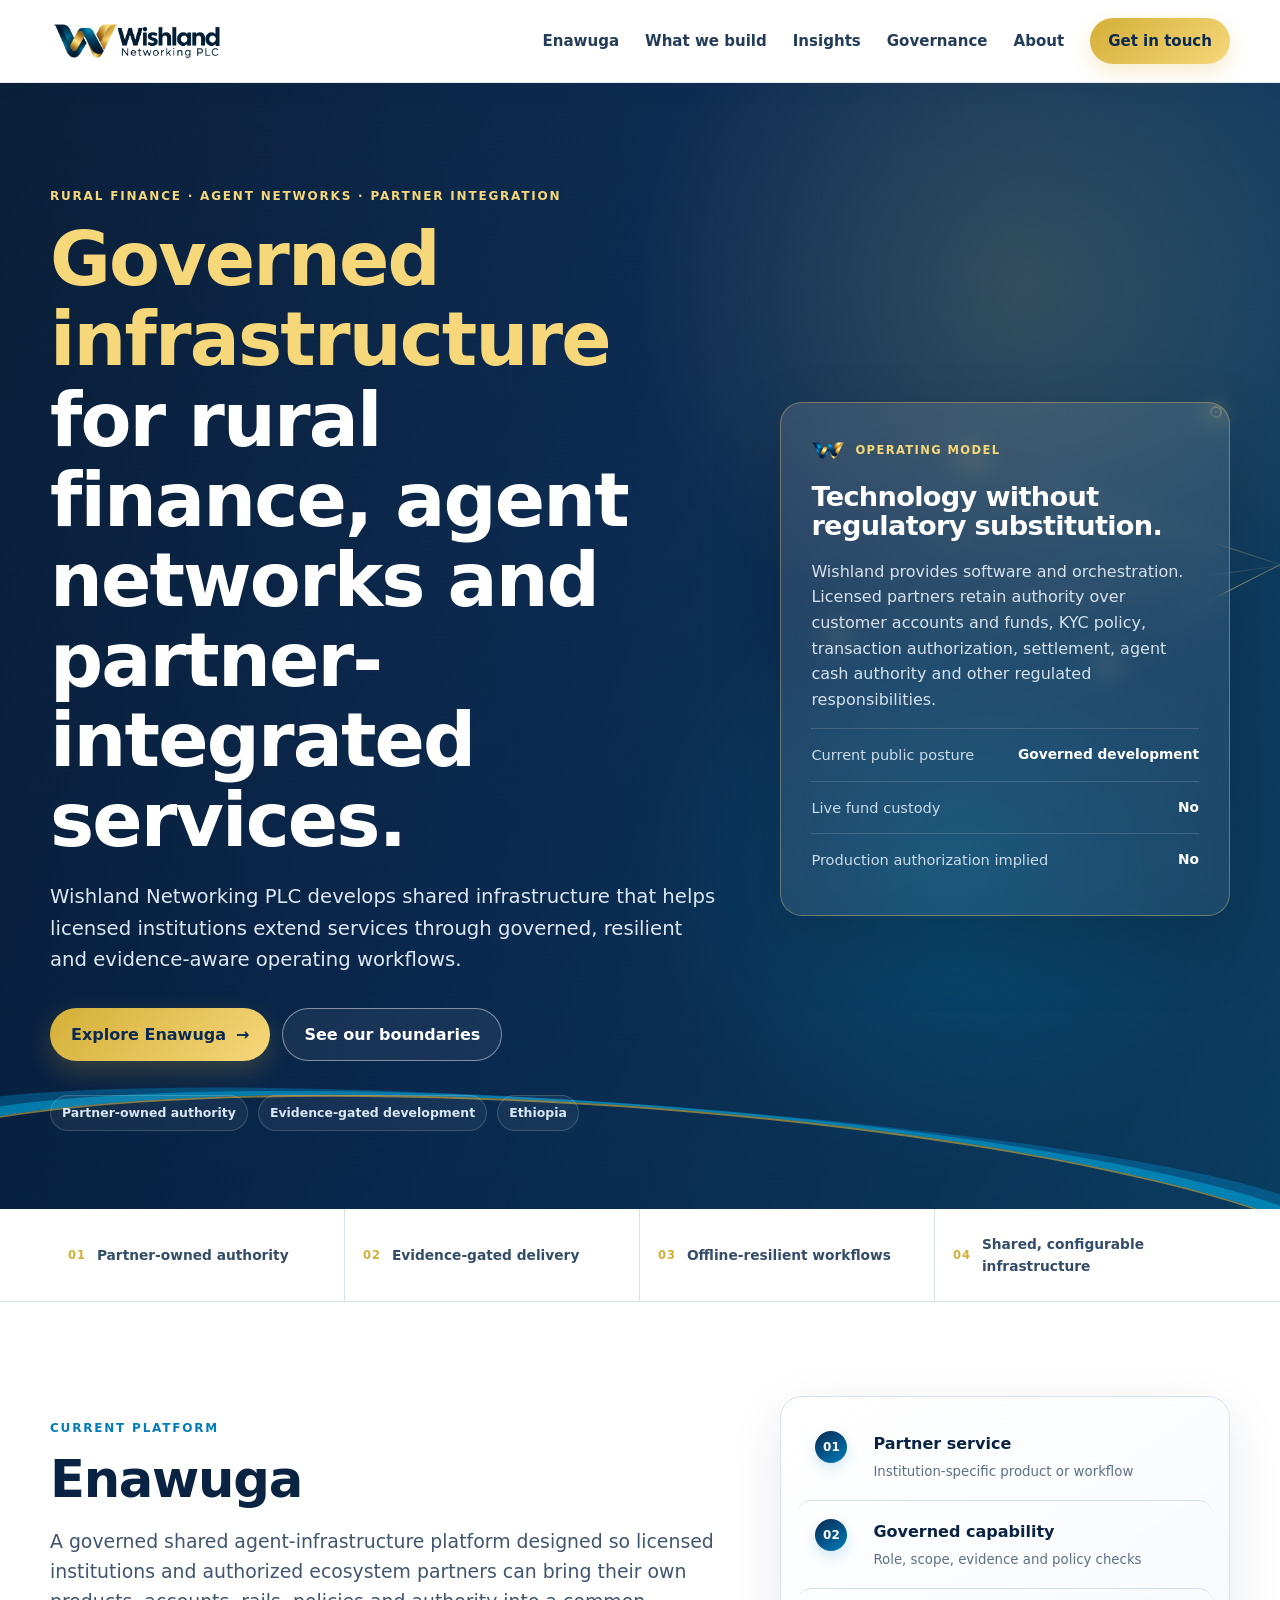
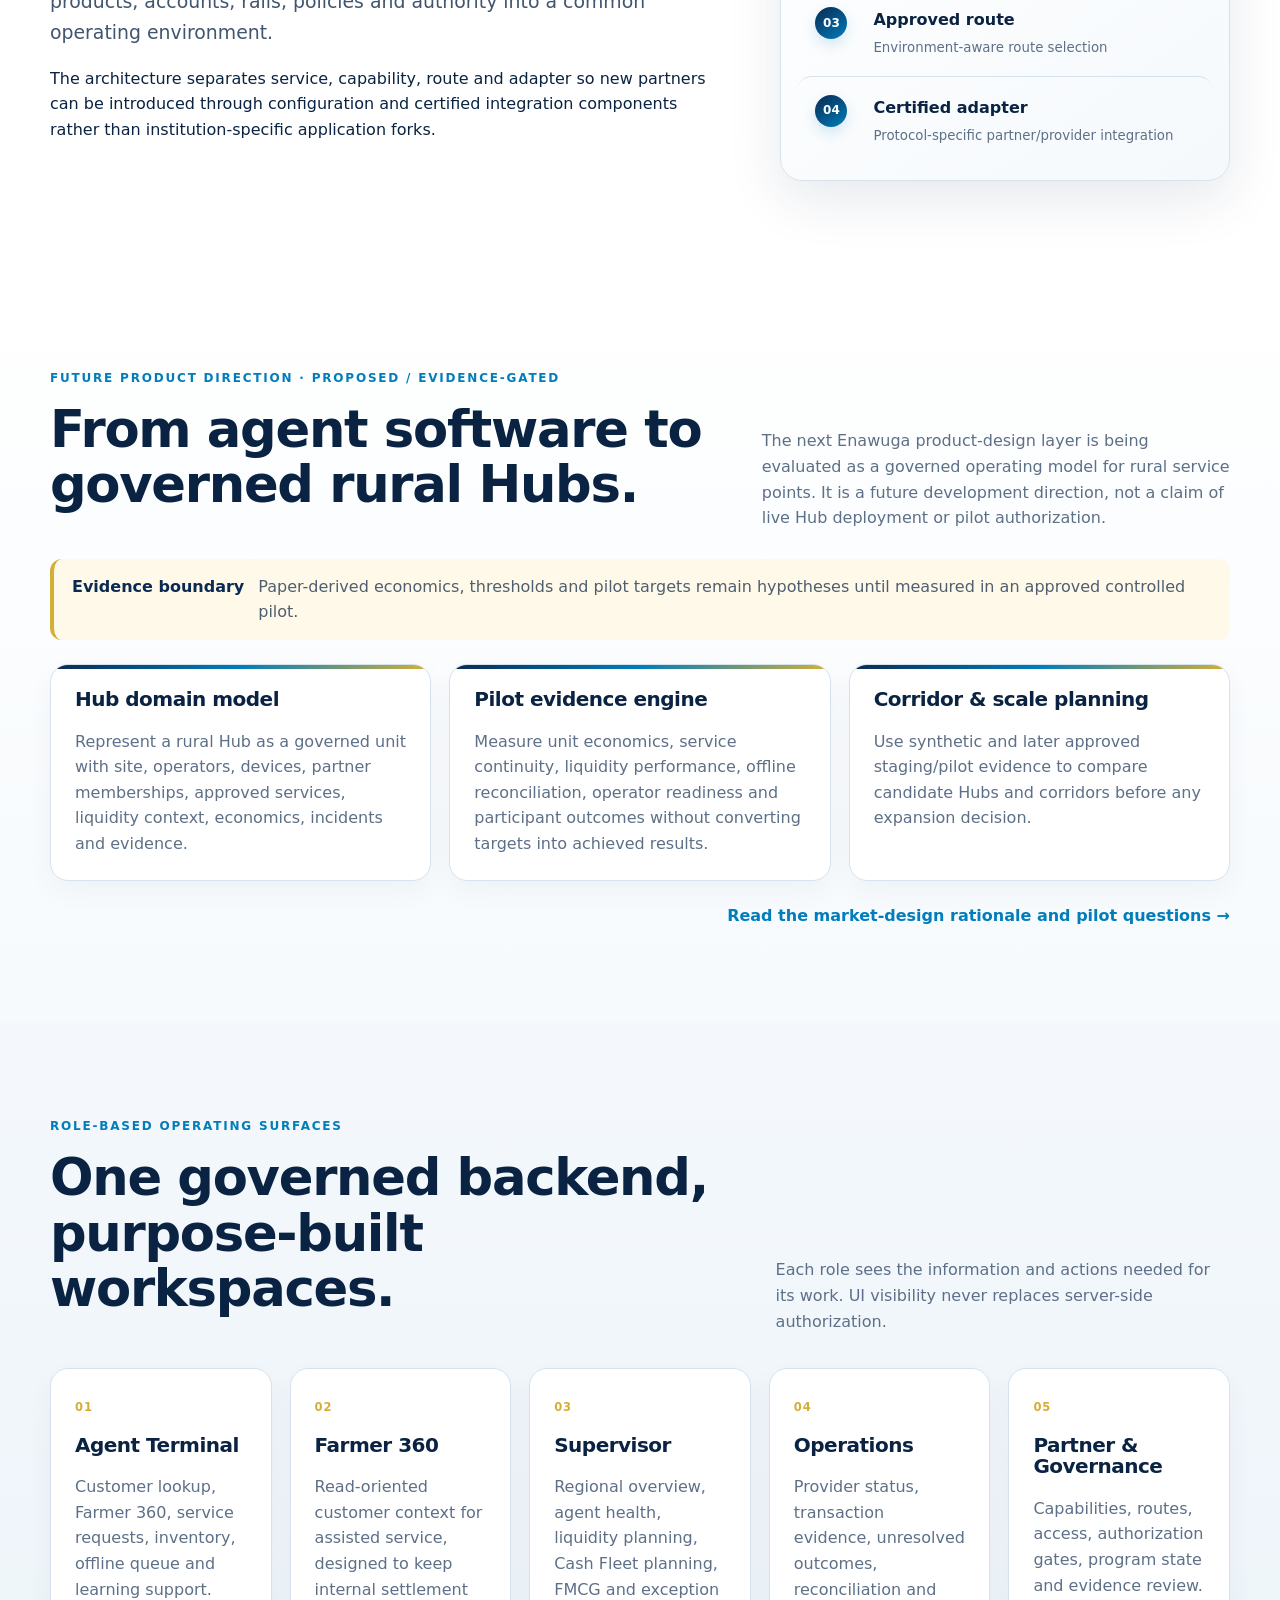
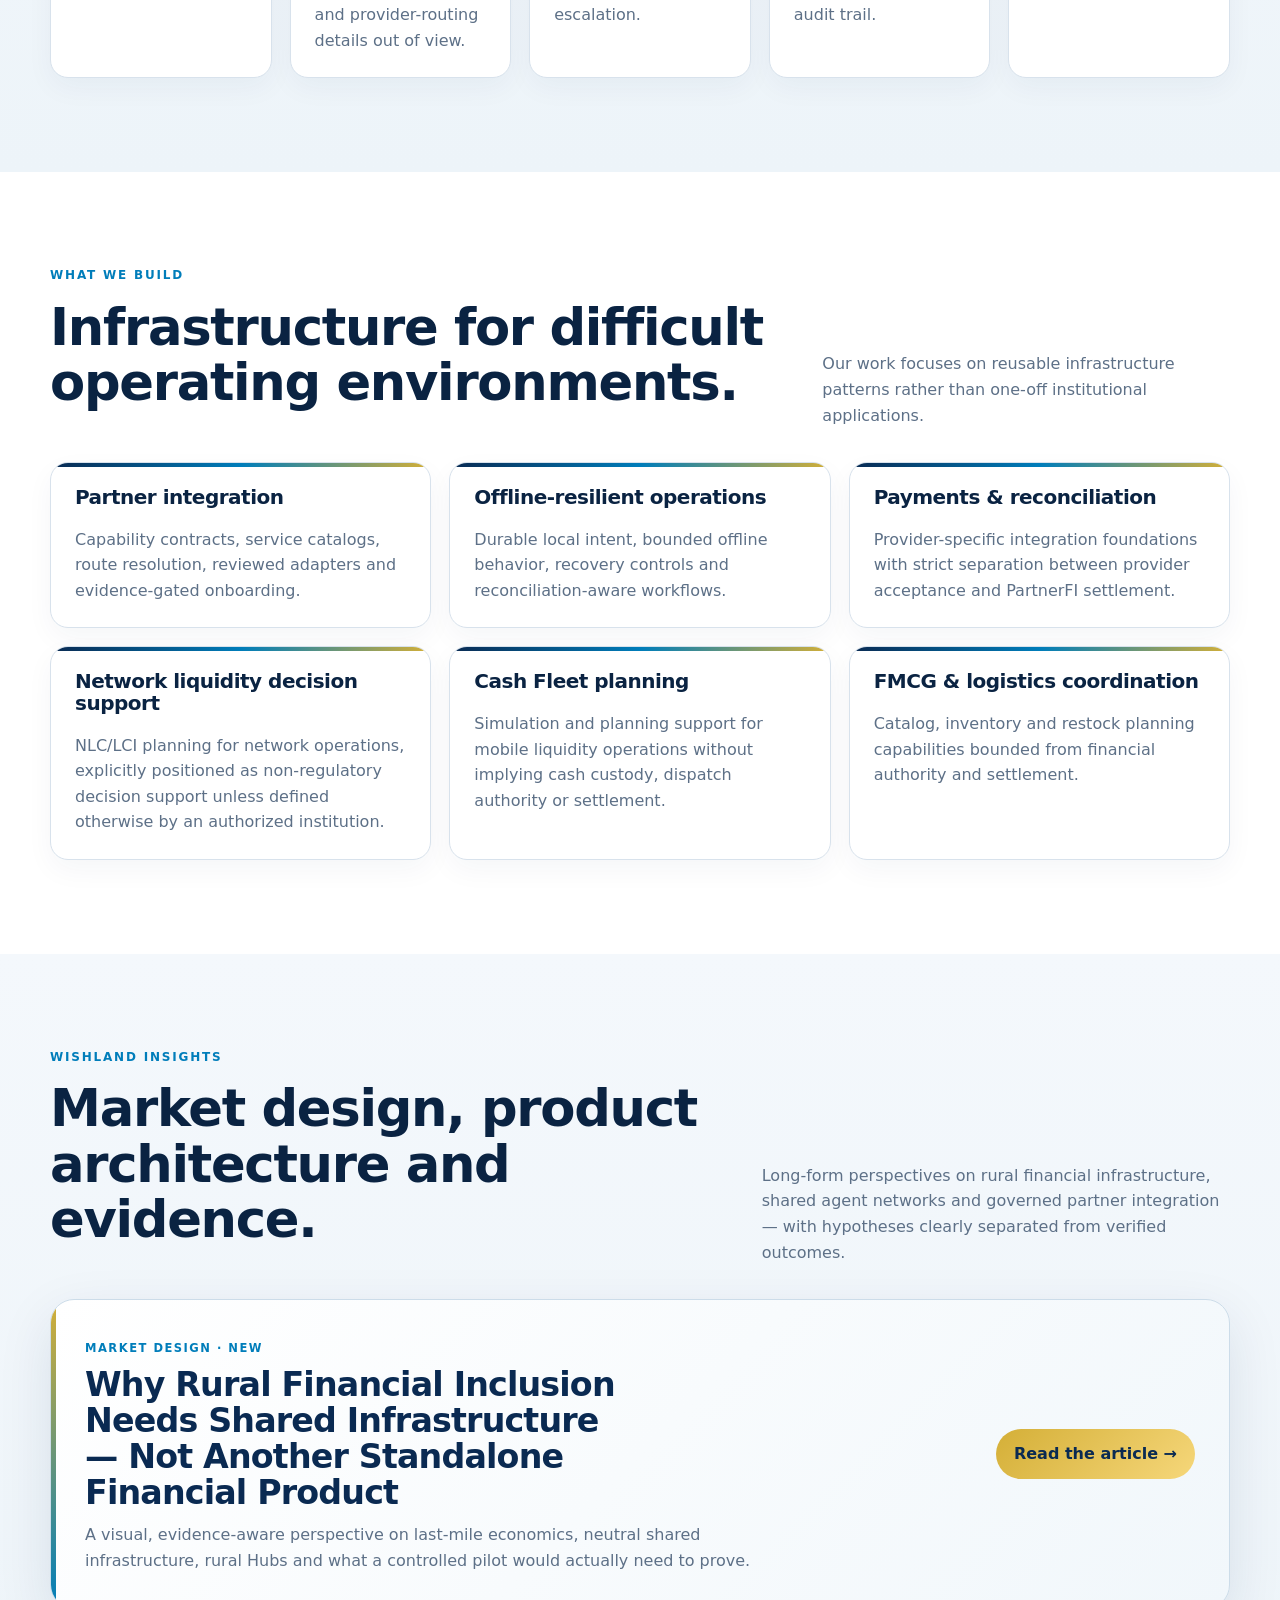
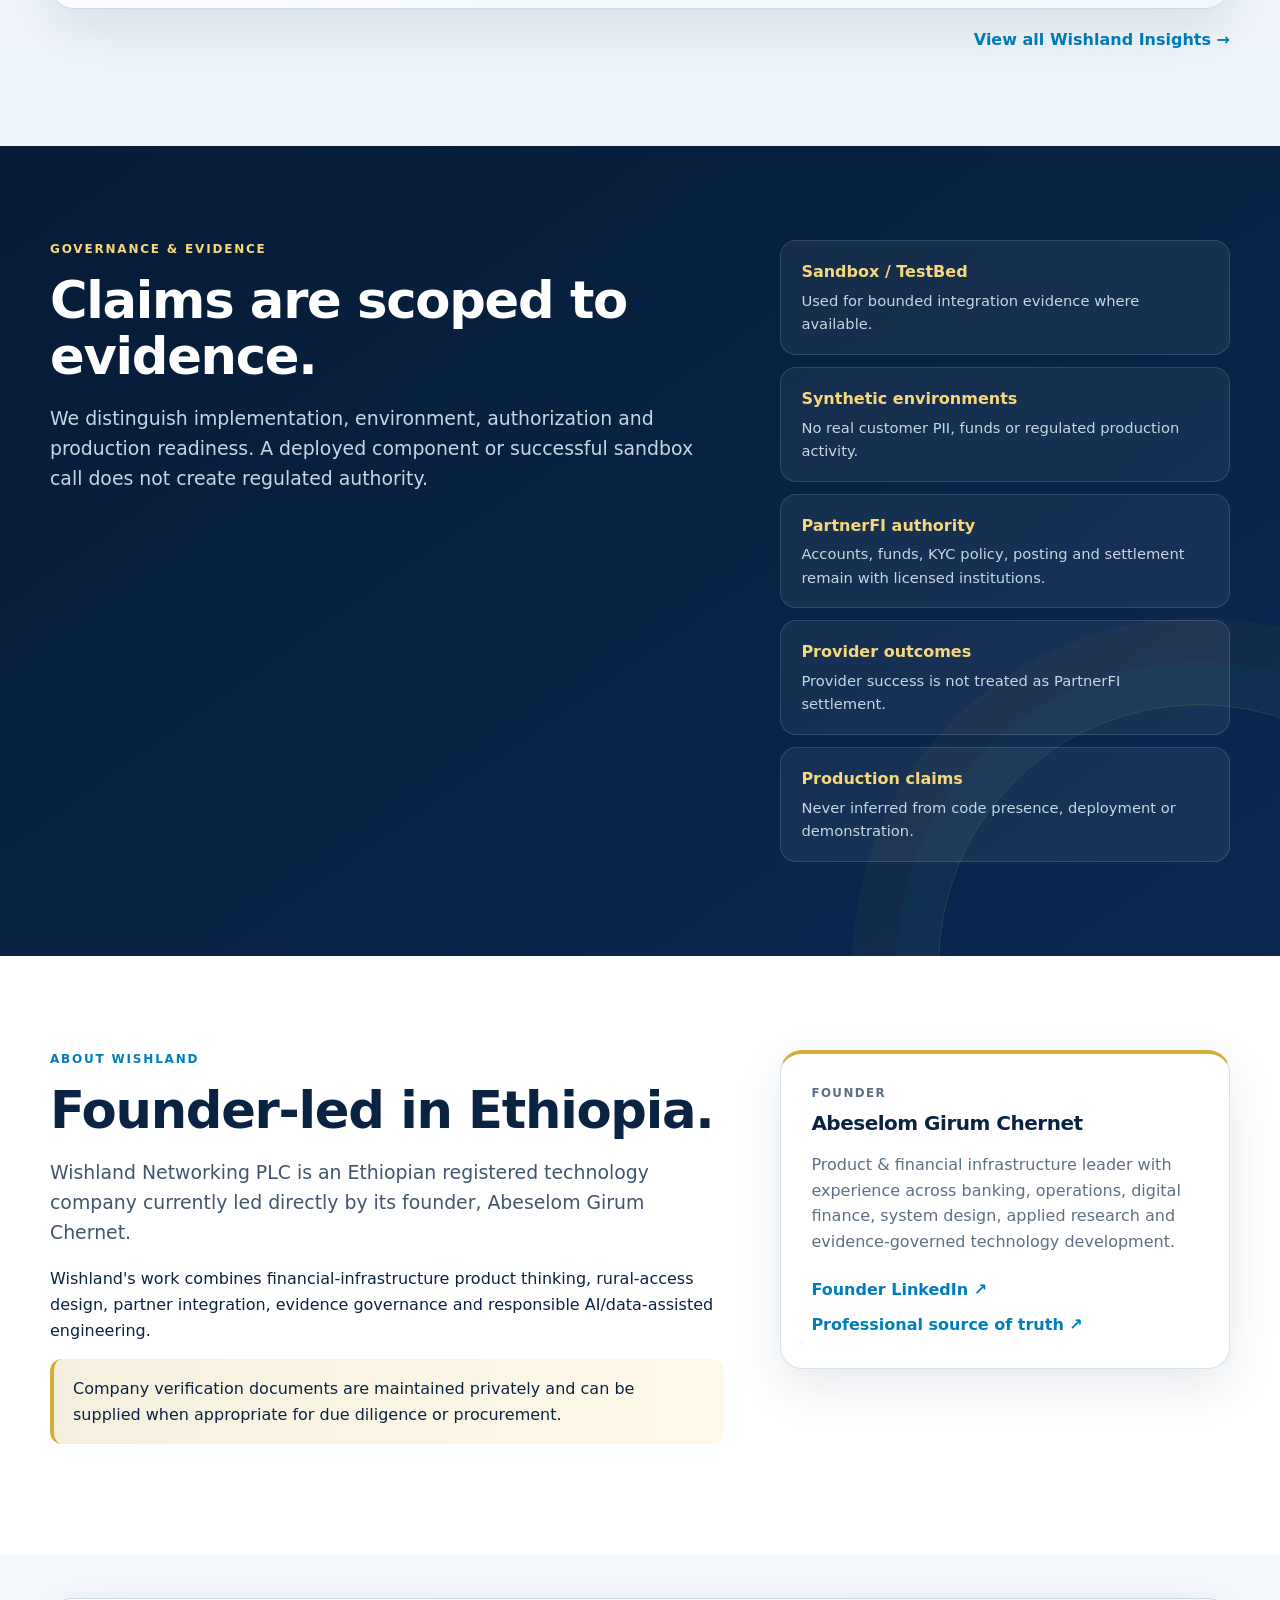
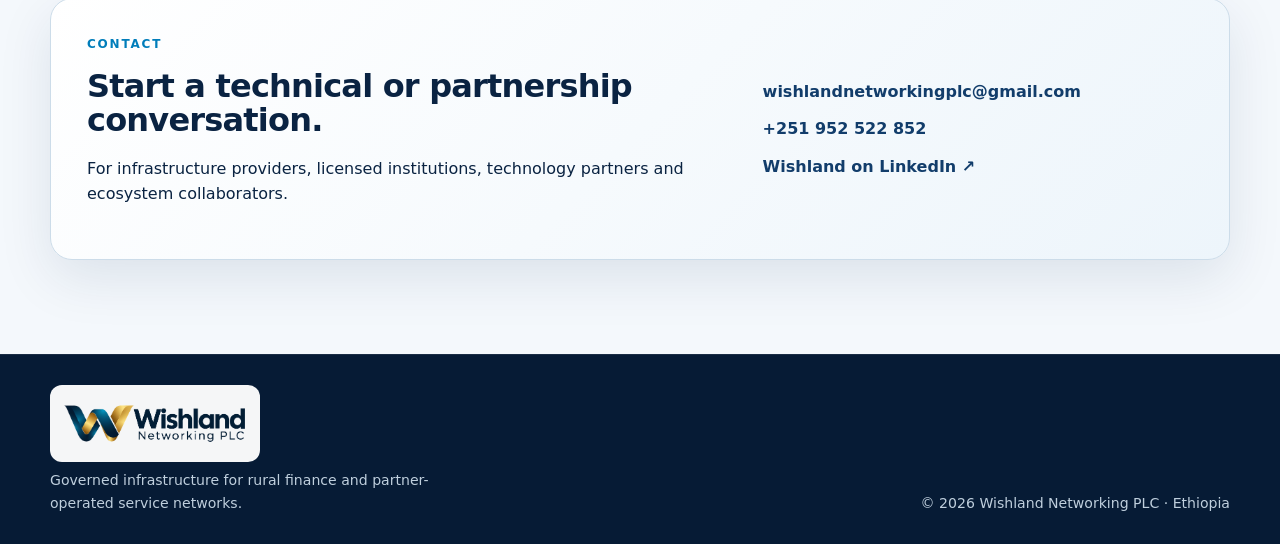
<file: index.html>
<!doctype html>
<html lang="en">
<head>
  <meta charset="utf-8" />
  <meta name="viewport" content="width=device-width, initial-scale=1" />
  <meta name="description" content="Wishland Networking PLC builds governed infrastructure for rural finance, agent networks and partner-integrated services in Ethiopia." />
  <meta name="theme-color" content="#0A2A52" />
  <meta property="og:title" content="Wishland Networking PLC" />
  <meta property="og:description" content="Governed infrastructure for rural finance, agent networks and partner-integrated services." />
  <meta property="og:type" content="website" />
  <meta property="og:image" content="./assets/wishland-mark.png" />
  <title>Wishland Networking PLC</title>
  <link rel="icon" type="image/png" href="./assets/wishland-mark.png" />
  <link rel="apple-touch-icon" href="./assets/wishland-mark.png" />
  <link rel="stylesheet" href="./styles.css" />
</head>
<body>
  <a class="skip-link" href="#main">Skip to content</a>
  <header class="site-header">
    <div class="shell nav-wrap">
      <a class="brand" href="#top" aria-label="Wishland Networking PLC home">
        <img src="./assets/wishland-wordmark.png" alt="Wishland Networking PLC" />
      </a>
      <button class="menu-toggle" aria-expanded="false" aria-controls="site-nav">Menu</button>
      <nav id="site-nav" class="site-nav" aria-label="Primary navigation">
        <a href="#enawuga">Enawuga</a>
        <a href="#build">What we build</a>
        <a href="./insights/">Insights</a>
        <a href="#governance">Governance</a>
        <a href="#about">About</a>
        <a class="nav-cta" href="#contact">Get in touch</a>
      </nav>
    </div>
  </header>

  <main id="main">
    <section id="top" class="hero">
      <div class="network-art" aria-hidden="true">
        <span class="node n1"></span><span class="node n2"></span><span class="node n3"></span><span class="node n4"></span><span class="node n5"></span>
        <span class="route r1"></span><span class="route r2"></span><span class="route r3"></span>
      </div>
      <div class="shell hero-grid">
        <div class="hero-copy">
          <p class="eyebrow light-gold">Rural finance · Agent networks · Partner integration</p>
          <h1><span>Governed infrastructure</span> for rural finance, agent networks and partner-integrated services.</h1>
          <p class="lead">Wishland Networking PLC develops shared infrastructure that helps licensed institutions extend services through governed, resilient and evidence-aware operating workflows.</p>
          <div class="actions">
            <a class="button primary" href="#enawuga">Explore Enawuga <span aria-hidden="true">→</span></a>
            <a class="button ghost" href="#governance">See our boundaries</a>
          </div>
          <div class="hero-tags" aria-label="Wishland principles">
            <span>Partner-owned authority</span><span>Evidence-gated development</span><span>Ethiopia</span>
          </div>
        </div>
        <aside class="truth-card" aria-label="Operating model">
          <div class="truth-brand"><img src="./assets/wishland-mark.png" alt="" aria-hidden="true" /><span>Operating model</span></div>
          <h2>Technology without regulatory substitution.</h2>
          <p>Wishland provides software and orchestration. Licensed partners retain authority over customer accounts and funds, KYC policy, transaction authorization, settlement, agent cash authority and other regulated responsibilities.</p>
          <div class="status-row"><span>Current public posture</span><strong>Governed development</strong></div>
          <div class="status-row"><span>Live fund custody</span><strong>No</strong></div>
          <div class="status-row"><span>Production authorization implied</span><strong>No</strong></div>
        </aside>
      </div>
    </section>

    <section class="trust-strip" aria-label="Core principles">
      <div class="shell trust-grid">
        <span><b>01</b> Partner-owned authority</span>
        <span><b>02</b> Evidence-gated delivery</span>
        <span><b>03</b> Offline-resilient workflows</span>
        <span><b>04</b> Shared, configurable infrastructure</span>
      </div>
    </section>

    <section id="enawuga" class="section">
      <div class="shell split">
        <div>
          <p class="eyebrow">Current platform</p>
          <h2>Enawuga</h2>
          <p class="section-lead">A governed shared agent-infrastructure platform designed so licensed institutions and authorized ecosystem partners can bring their own products, accounts, rails, policies and authority into a common operating environment.</p>
          <p>The architecture separates service, capability, route and adapter so new partners can be introduced through configuration and certified integration components rather than institution-specific application forks.</p>
        </div>
        <div class="flow-card">
          <div><span>01</span><strong>Partner service</strong><small>Institution-specific product or workflow</small></div>
          <div><span>02</span><strong>Governed capability</strong><small>Role, scope, evidence and policy checks</small></div>
          <div><span>03</span><strong>Approved route</strong><small>Environment-aware route selection</small></div>
          <div><span>04</span><strong>Certified adapter</strong><small>Protocol-specific partner/provider integration</small></div>
        </div>
      </div>
    </section>

    <section class="section future-direction">
      <div class="shell">
        <div class="section-head">
          <div><p class="eyebrow">Future product direction · Proposed / evidence-gated</p><h2>From agent software to governed rural Hubs.</h2></div>
          <p>The next Enawuga product-design layer is being evaluated as a governed operating model for rural service points. It is a future development direction, not a claim of live Hub deployment or pilot authorization.</p>
        </div>
        <div class="future-boundary"><strong>Evidence boundary</strong><span>Paper-derived economics, thresholds and pilot targets remain hypotheses until measured in an approved controlled pilot.</span></div>
        <div class="cards three future-cards">
          <article class="card accent"><h3>Hub domain model</h3><p>Represent a rural Hub as a governed unit with site, operators, devices, partner memberships, approved services, liquidity context, economics, incidents and evidence.</p></article>
          <article class="card accent"><h3>Pilot evidence engine</h3><p>Measure unit economics, service continuity, liquidity performance, offline reconciliation, operator readiness and participant outcomes without converting targets into achieved results.</p></article>
          <article class="card accent"><h3>Corridor & scale planning</h3><p>Use synthetic and later approved staging/pilot evidence to compare candidate Hubs and corridors before any expansion decision.</p></article>
        </div>
        <p class="future-link"><a href="./insights/shared-rural-infrastructure.html">Read the market-design rationale and pilot questions →</a></p>
      </div>
    </section>

    <section class="section muted">
      <div class="shell">
        <div class="section-head">
          <div><p class="eyebrow">Role-based operating surfaces</p><h2>One governed backend, purpose-built workspaces.</h2></div>
          <p>Each role sees the information and actions needed for its work. UI visibility never replaces server-side authorization.</p>
        </div>
        <div class="cards five">
          <article class="card"><span class="card-no">01</span><h3>Agent Terminal</h3><p>Customer lookup, Farmer 360, service requests, inventory, offline queue and learning support.</p></article>
          <article class="card"><span class="card-no">02</span><h3>Farmer 360</h3><p>Read-oriented customer context for assisted service, designed to keep internal settlement and provider-routing details out of view.</p></article>
          <article class="card"><span class="card-no">03</span><h3>Supervisor</h3><p>Regional overview, agent health, liquidity planning, Cash Fleet planning, FMCG and exception escalation.</p></article>
          <article class="card"><span class="card-no">04</span><h3>Operations</h3><p>Provider status, transaction evidence, unresolved outcomes, reconciliation and audit trail.</p></article>
          <article class="card"><span class="card-no">05</span><h3>Partner & Governance</h3><p>Capabilities, routes, access, authorization gates, program state and evidence review.</p></article>
        </div>
      </div>
    </section>

    <section id="build" class="section">
      <div class="shell">
        <div class="section-head">
          <div><p class="eyebrow">What we build</p><h2>Infrastructure for difficult operating environments.</h2></div>
          <p>Our work focuses on reusable infrastructure patterns rather than one-off institutional applications.</p>
        </div>
        <div class="cards three">
          <article class="card accent"><h3>Partner integration</h3><p>Capability contracts, service catalogs, route resolution, reviewed adapters and evidence-gated onboarding.</p></article>
          <article class="card accent"><h3>Offline-resilient operations</h3><p>Durable local intent, bounded offline behavior, recovery controls and reconciliation-aware workflows.</p></article>
          <article class="card accent"><h3>Payments & reconciliation</h3><p>Provider-specific integration foundations with strict separation between provider acceptance and PartnerFI settlement.</p></article>
          <article class="card accent"><h3>Network liquidity decision support</h3><p>NLC/LCI planning for network operations, explicitly positioned as non-regulatory decision support unless defined otherwise by an authorized institution.</p></article>
          <article class="card accent"><h3>Cash Fleet planning</h3><p>Simulation and planning support for mobile liquidity operations without implying cash custody, dispatch authority or settlement.</p></article>
          <article class="card accent"><h3>FMCG & logistics coordination</h3><p>Catalog, inventory and restock planning capabilities bounded from financial authority and settlement.</p></article>
        </div>
      </div>
    </section>

    <section id="insights" class="section muted">
      <div class="shell">
        <div class="section-head">
          <div><p class="eyebrow">Wishland Insights</p><h2>Market design, product architecture and evidence.</h2></div>
          <p>Long-form perspectives on rural financial infrastructure, shared agent networks and governed partner integration — with hypotheses clearly separated from verified outcomes.</p>
        </div>
        <a class="insight-home-card" href="./insights/shared-rural-infrastructure.html">
          <div>
            <span class="insight-home-kicker">Market design · New</span>
            <h3>Why Rural Financial Inclusion Needs Shared Infrastructure — Not Another Standalone Financial Product</h3>
            <p>A visual, evidence-aware perspective on last-mile economics, neutral shared infrastructure, rural Hubs and what a controlled pilot would actually need to prove.</p>
          </div>
          <span class="insight-home-arrow">Read the article →</span>
        </a>
        <div class="insights-home-link"><a href="./insights/">View all Wishland Insights →</a></div>
      </div>
    </section>

    <section id="governance" class="section dark">
      <div class="shell split governance-grid">
        <div>
          <p class="eyebrow light-gold">Governance & evidence</p>
          <h2>Claims are scoped to evidence.</h2>
          <p class="section-lead">We distinguish implementation, environment, authorization and production readiness. A deployed component or successful sandbox call does not create regulated authority.</p>
        </div>
        <div class="boundary-list">
          <div><strong>Sandbox / TestBed</strong><span>Used for bounded integration evidence where available.</span></div>
          <div><strong>Synthetic environments</strong><span>No real customer PII, funds or regulated production activity.</span></div>
          <div><strong>PartnerFI authority</strong><span>Accounts, funds, KYC policy, posting and settlement remain with licensed institutions.</span></div>
          <div><strong>Provider outcomes</strong><span>Provider success is not treated as PartnerFI settlement.</span></div>
          <div><strong>Production claims</strong><span>Never inferred from code presence, deployment or demonstration.</span></div>
        </div>
      </div>
    </section>

    <section id="about" class="section">
      <div class="shell about-grid">
        <div>
          <p class="eyebrow">About Wishland</p>
          <h2>Founder-led in Ethiopia.</h2>
          <p class="section-lead">Wishland Networking PLC is an Ethiopian registered technology company currently led directly by its founder, Abeselom Girum Chernet.</p>
          <p>Wishland's work combines financial-infrastructure product thinking, rural-access design, partner integration, evidence governance and responsible AI/data-assisted engineering.</p>
          <p class="verification">Company verification documents are maintained privately and can be supplied when appropriate for due diligence or procurement.</p>
        </div>
        <aside class="founder-card">
          <p class="card-kicker">Founder</p>
          <h3>Abeselom Girum Chernet</h3>
          <p>Product & financial infrastructure leader with experience across banking, operations, digital finance, system design, applied research and evidence-governed technology development.</p>
          <div class="link-stack">
            <a href="https://www.linkedin.com/in/abeselomchernet/" target="_blank" rel="noreferrer">Founder LinkedIn ↗</a>
            <a href="https://abeselomchernet.github.io/abeselom-source-of-truth/" target="_blank" rel="noreferrer">Professional source of truth ↗</a>
          </div>
        </aside>
      </div>
    </section>

    <section id="contact" class="section contact-section">
      <div class="shell contact-card">
        <div><p class="eyebrow">Contact</p><h2>Start a technical or partnership conversation.</h2><p>For infrastructure providers, licensed institutions, technology partners and ecosystem collaborators.</p></div>
        <div class="contact-links">
          <a href="mailto:wishlandnetworkingplc@gmail.com">wishlandnetworkingplc@gmail.com</a>
          <a href="tel:+251952522852">+251 952 522 852</a>
          <a href="https://www.linkedin.com/company/107874375/" target="_blank" rel="noreferrer">Wishland on LinkedIn ↗</a>
        </div>
      </div>
    </section>
  </main>

  <footer class="site-footer">
    <div class="shell footer-grid">
      <div class="footer-brand"><img src="./assets/wishland-wordmark.png" alt="Wishland Networking PLC" /><p>Governed infrastructure for rural finance and partner-operated service networks.</p></div>
      <p>© <span id="year"></span> Wishland Networking PLC · Ethiopia</p>
    </div>
  </footer>
  <script src="./script.js"></script>
</body>
</html>
</file>
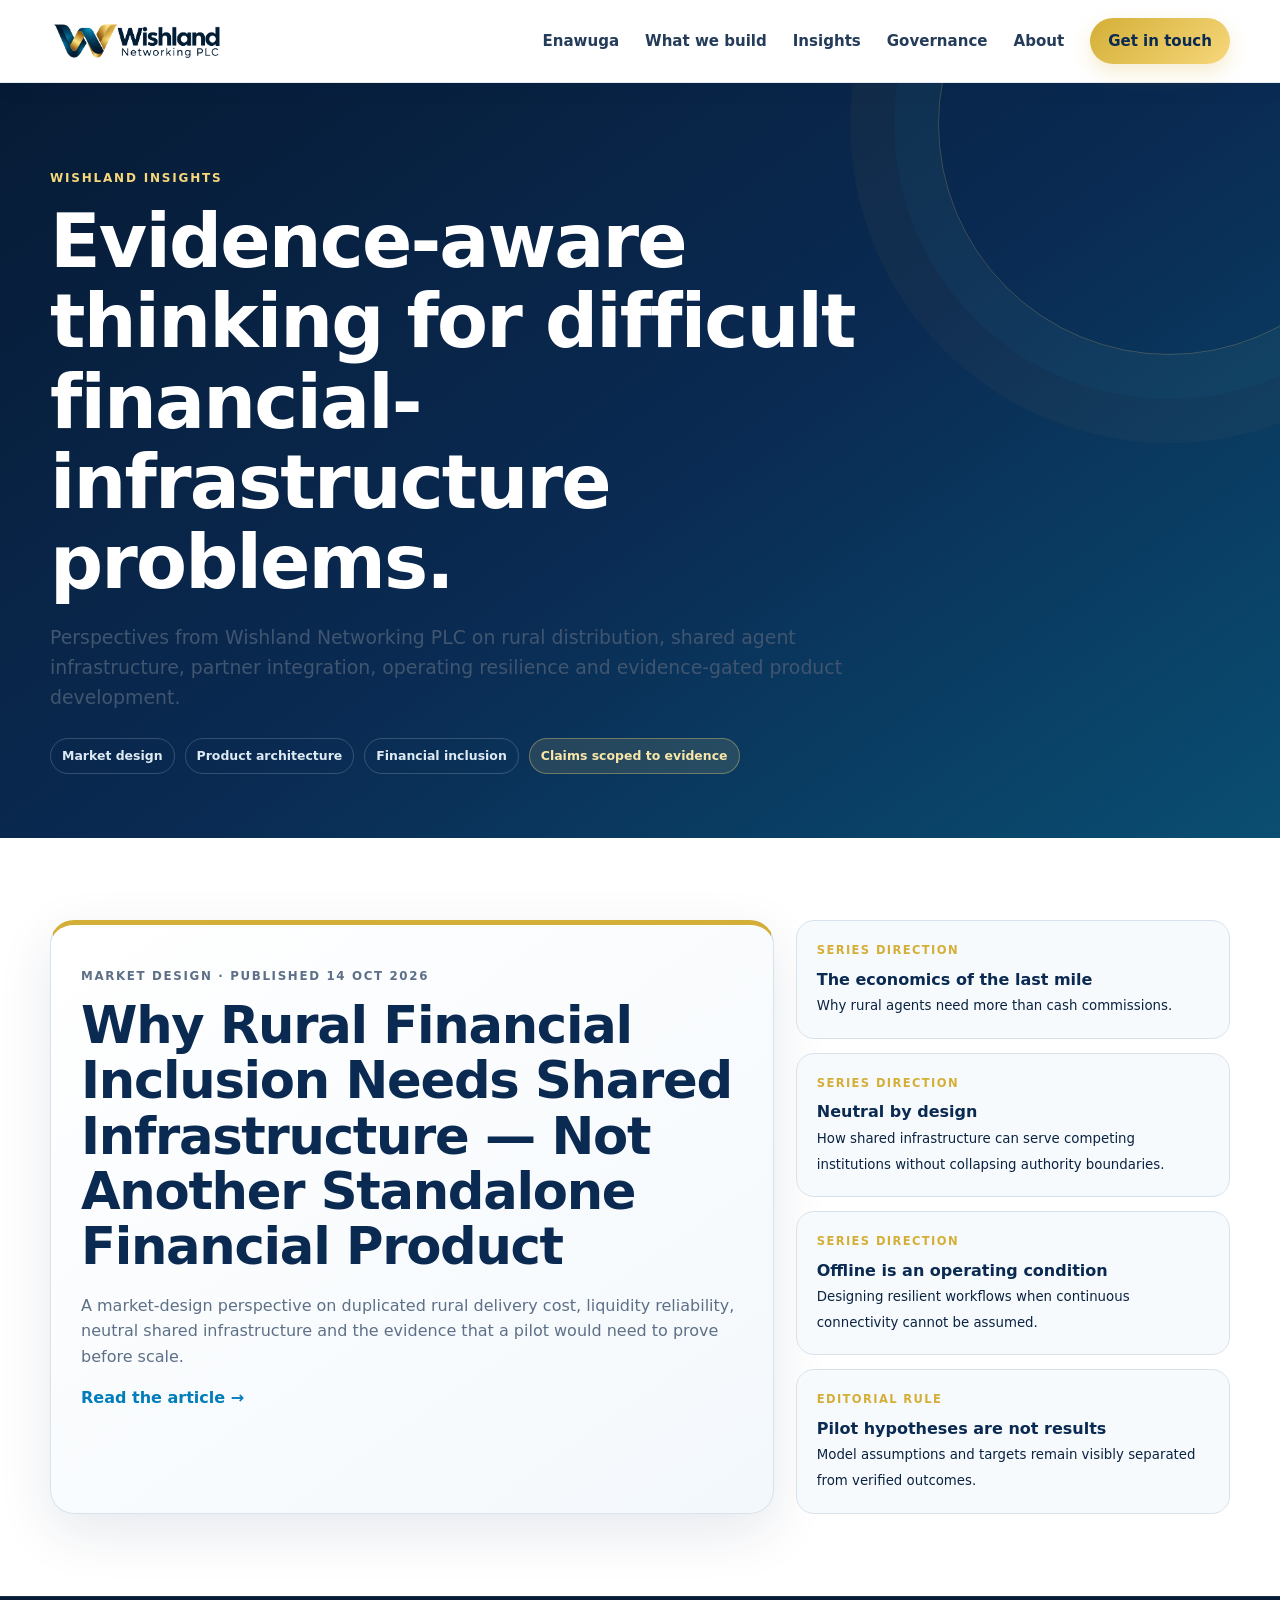
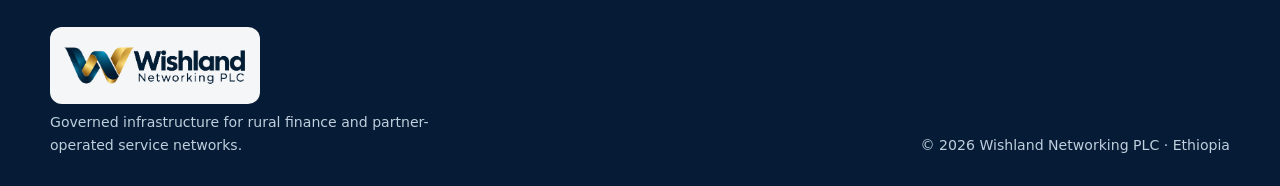
<file: insights/index.html>
<!doctype html>
<html lang="en">
<head>
  <meta charset="utf-8" />
  <meta name="viewport" content="width=device-width, initial-scale=1" />
  <meta name="description" content="Wishland Insights — evidence-aware perspectives on rural financial infrastructure, shared agent networks and governed partner integration in Ethiopia." />
  <meta name="theme-color" content="#0A2A52" />
  <meta property="og:title" content="Wishland Insights" />
  <meta property="og:description" content="Evidence-aware perspectives on rural financial infrastructure, shared agent networks and governed partner integration." />
  <meta property="og:type" content="website" />
  <meta property="og:url" content="https://abeselomchernet.github.io/wishland/insights/" />
  <meta property="og:image" content="https://abeselomchernet.github.io/wishland/assets/wishland-mark.png" />
  <title>Wishland Insights | Wishland Networking PLC</title>
  <link rel="icon" type="image/png" href="../assets/wishland-mark.png" />
  <link rel="stylesheet" href="../styles.css" />
  <link rel="stylesheet" href="./insights.css" />
</head>
<body>
  <a class="skip-link" href="#main">Skip to content</a>
  <header class="site-header">
    <div class="shell nav-wrap">
      <a class="brand" href="../" aria-label="Wishland Networking PLC home"><img src="../assets/wishland-wordmark.png" alt="Wishland Networking PLC" /></a>
      <button class="menu-toggle" aria-expanded="false" aria-controls="site-nav">Menu</button>
      <nav id="site-nav" class="site-nav" aria-label="Primary navigation">
        <a href="../#enawuga">Enawuga</a><a href="../#build">What we build</a><a href="./" aria-current="page">Insights</a><a href="../#governance">Governance</a><a href="../#about">About</a><a class="nav-cta" href="../#contact">Get in touch</a>
      </nav>
    </div>
  </header>

  <main id="main">
    <section class="insights-hero">
      <div class="shell">
        <p class="eyebrow light-gold">Wishland Insights</p>
        <h1>Evidence-aware thinking for difficult financial-infrastructure problems.</h1>
        <p class="lead">Perspectives from Wishland Networking PLC on rural distribution, shared agent infrastructure, partner integration, operating resilience and evidence-gated product development.</p>
        <div class="insight-meta"><span>Market design</span><span>Product architecture</span><span>Financial inclusion</span><span class="evidence-pill">Claims scoped to evidence</span></div>
      </div>
    </section>

    <section class="insights-index">
      <div class="shell insight-grid">
        <a class="insight-card primary-card" href="./shared-rural-infrastructure.html">
          <p class="article-kicker">Market design · Published 14 Oct 2026</p>
          <h2>Why Rural Financial Inclusion Needs Shared Infrastructure — Not Another Standalone Financial Product</h2>
          <p>A market-design perspective on duplicated rural delivery cost, liquidity reliability, neutral shared infrastructure and the evidence that a pilot would need to prove before scale.</p>
          <span class="article-arrow">Read the article →</span>
        </a>
        <aside class="series-panel" aria-label="Planned insight series">
          <div class="series-item"><span>Series direction</span><strong>The economics of the last mile</strong><small>Why rural agents need more than cash commissions.</small></div>
          <div class="series-item"><span>Series direction</span><strong>Neutral by design</strong><small>How shared infrastructure can serve competing institutions without collapsing authority boundaries.</small></div>
          <div class="series-item"><span>Series direction</span><strong>Offline is an operating condition</strong><small>Designing resilient workflows when continuous connectivity cannot be assumed.</small></div>
          <div class="series-item"><span>Editorial rule</span><strong>Pilot hypotheses are not results</strong><small>Model assumptions and targets remain visibly separated from verified outcomes.</small></div>
        </aside>
      </div>
    </section>
  </main>

  <footer class="site-footer"><div class="shell footer-grid"><div class="footer-brand"><img src="../assets/wishland-wordmark.png" alt="Wishland Networking PLC" /><p>Governed infrastructure for rural finance and partner-operated service networks.</p></div><p>© <span id="year"></span> Wishland Networking PLC · Ethiopia</p></div></footer>
  <script src="../script.js"></script>
</body>
</html>
</file>
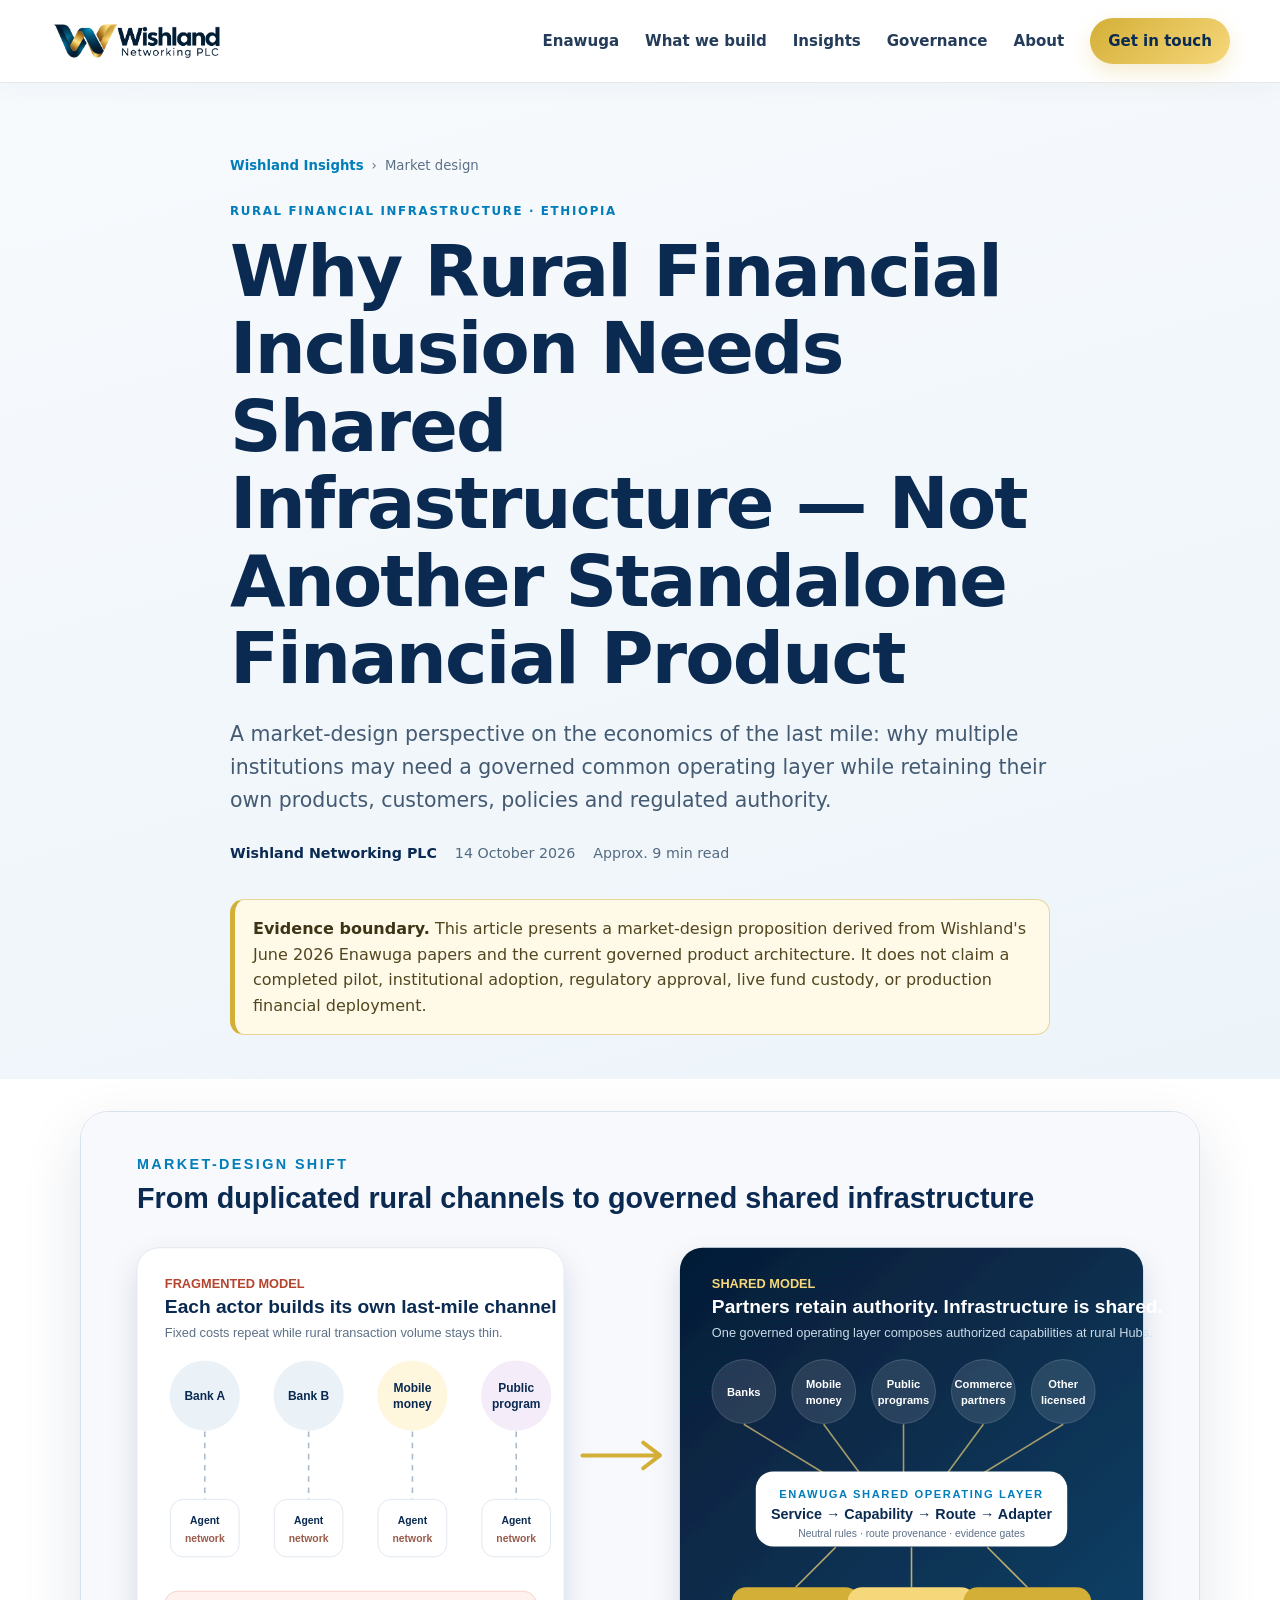
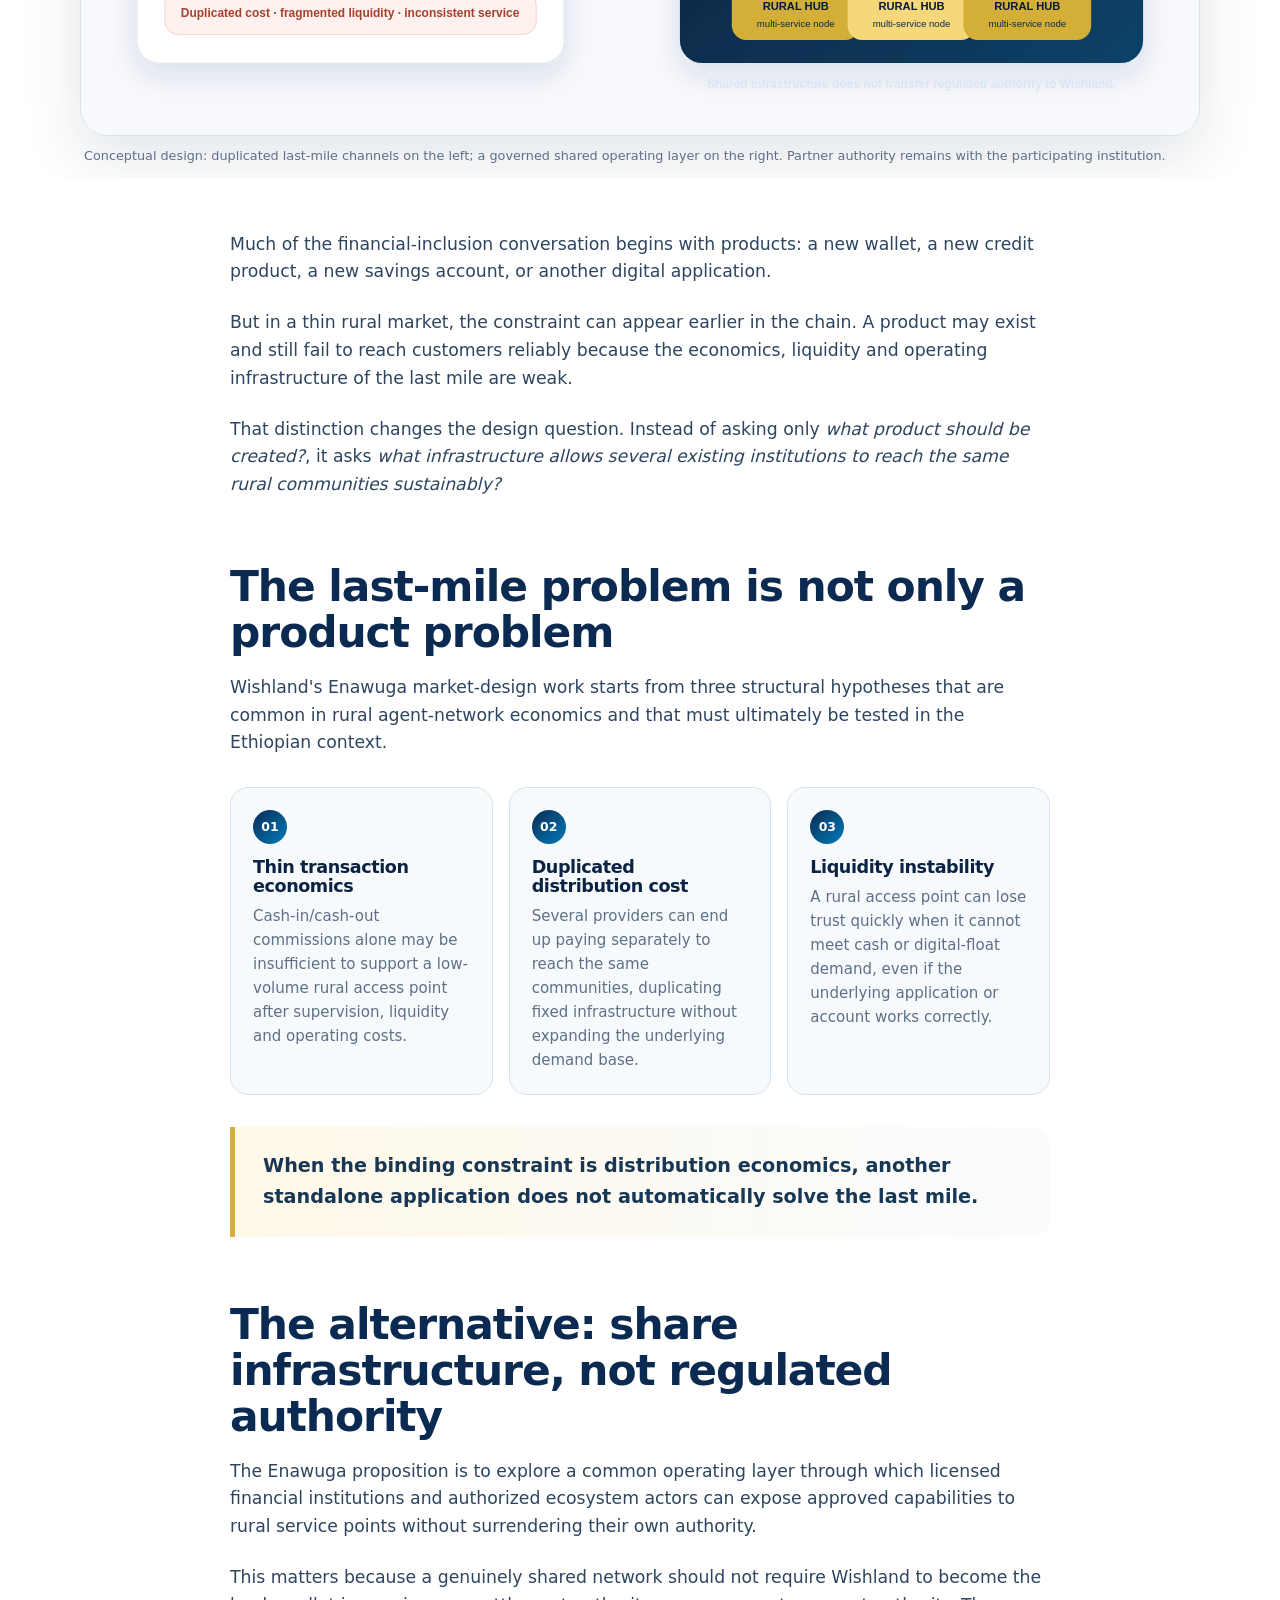
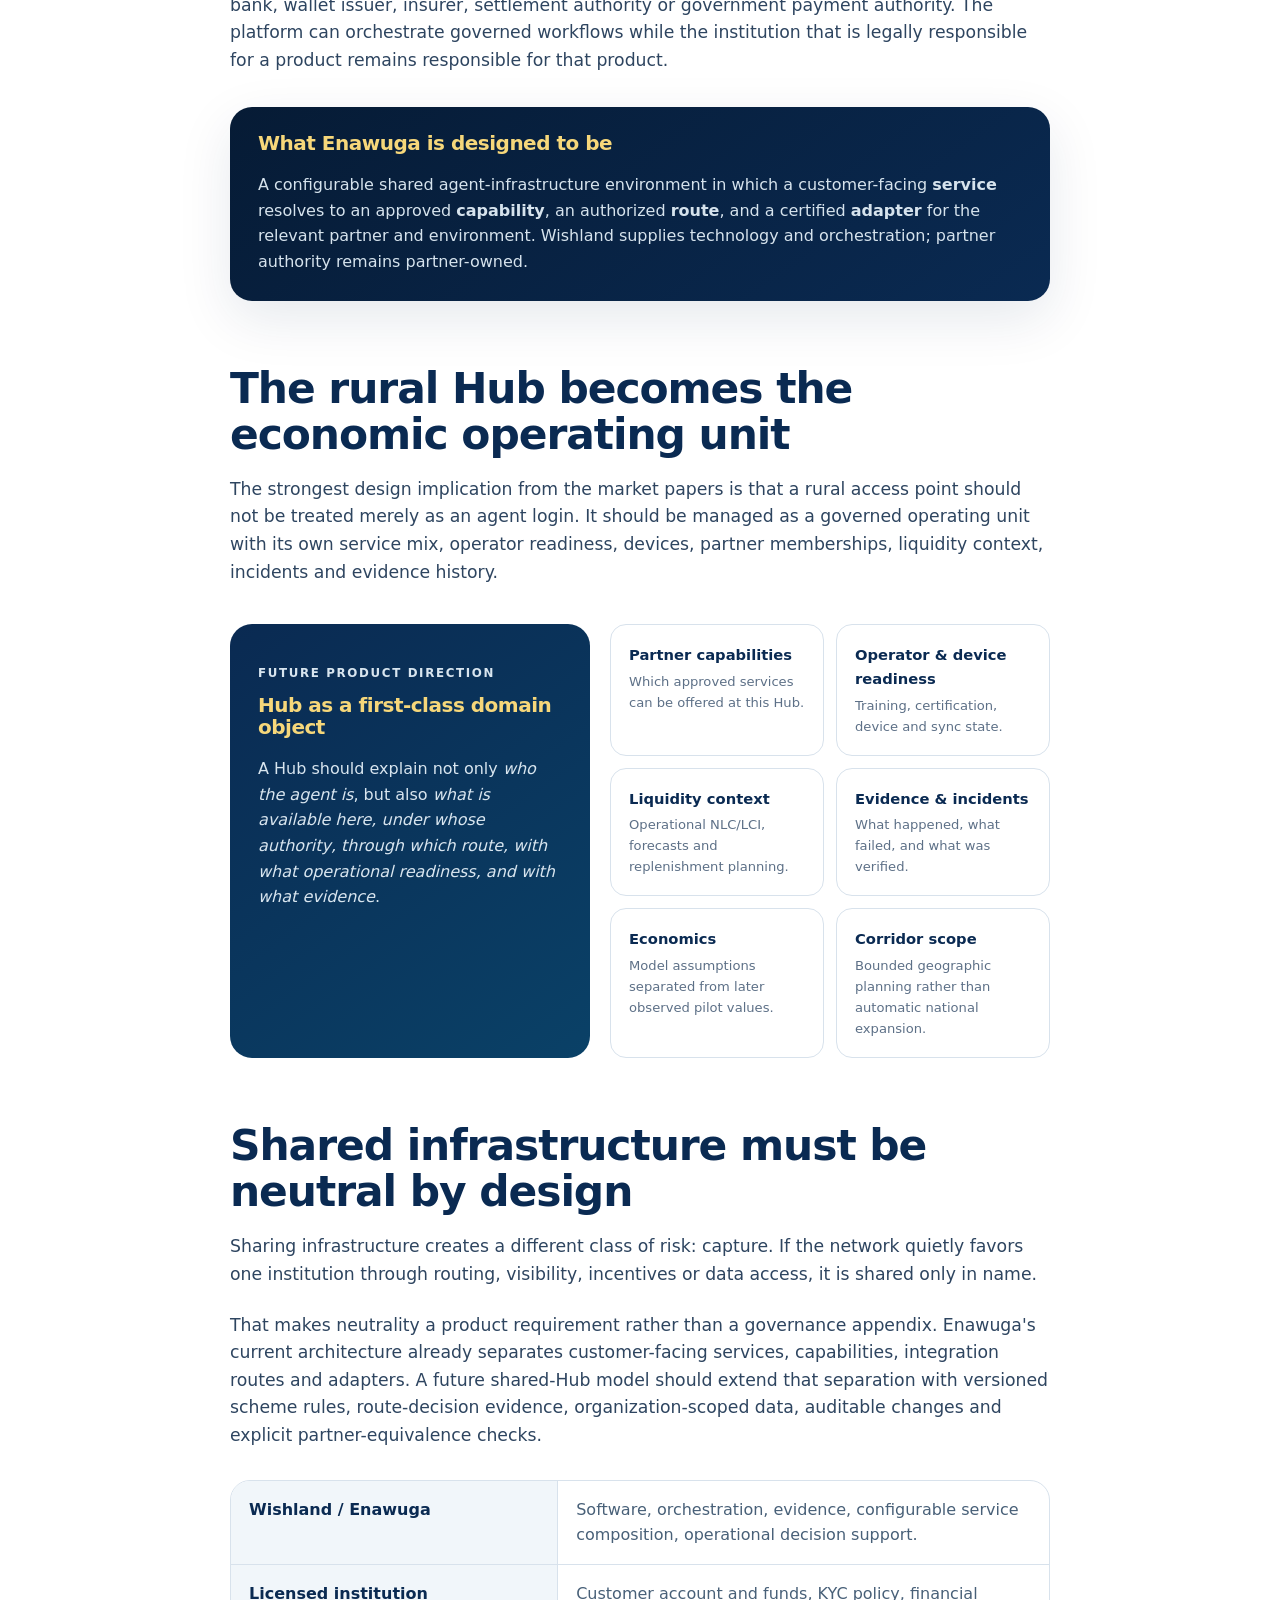
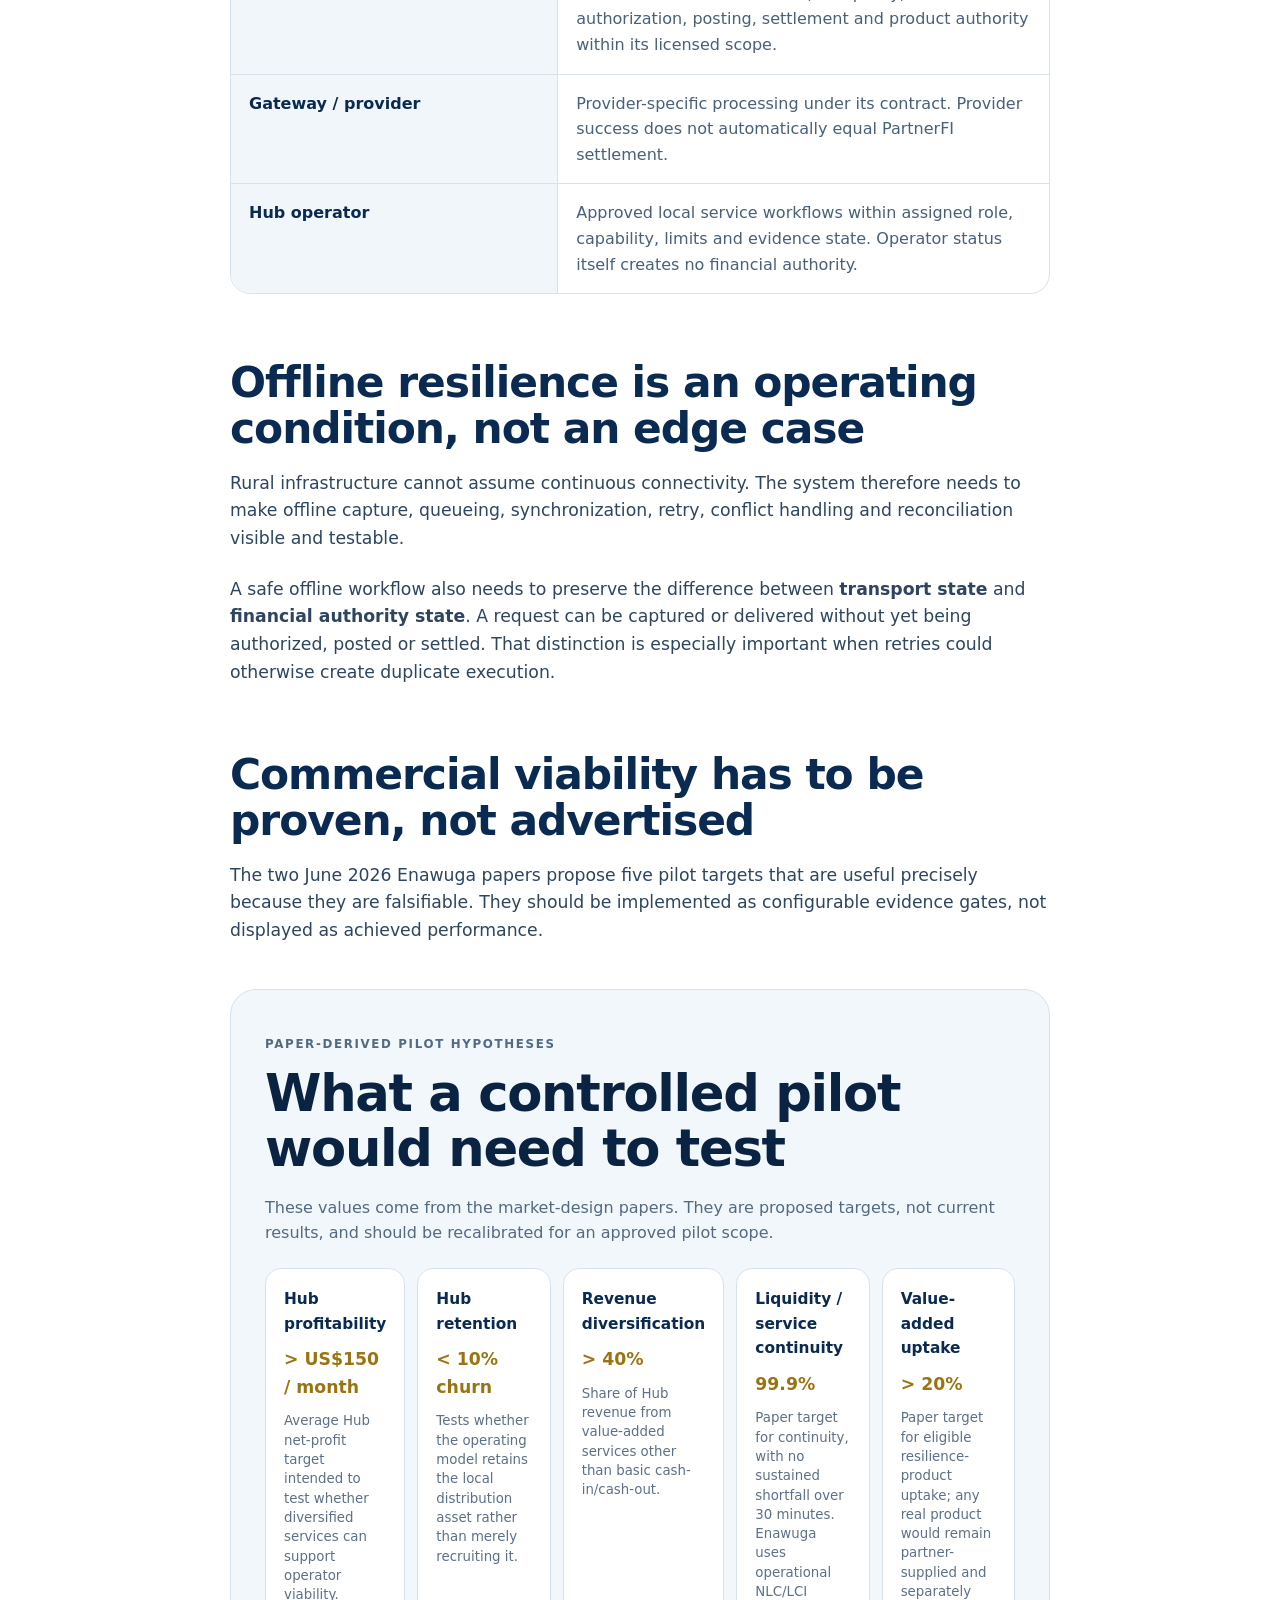
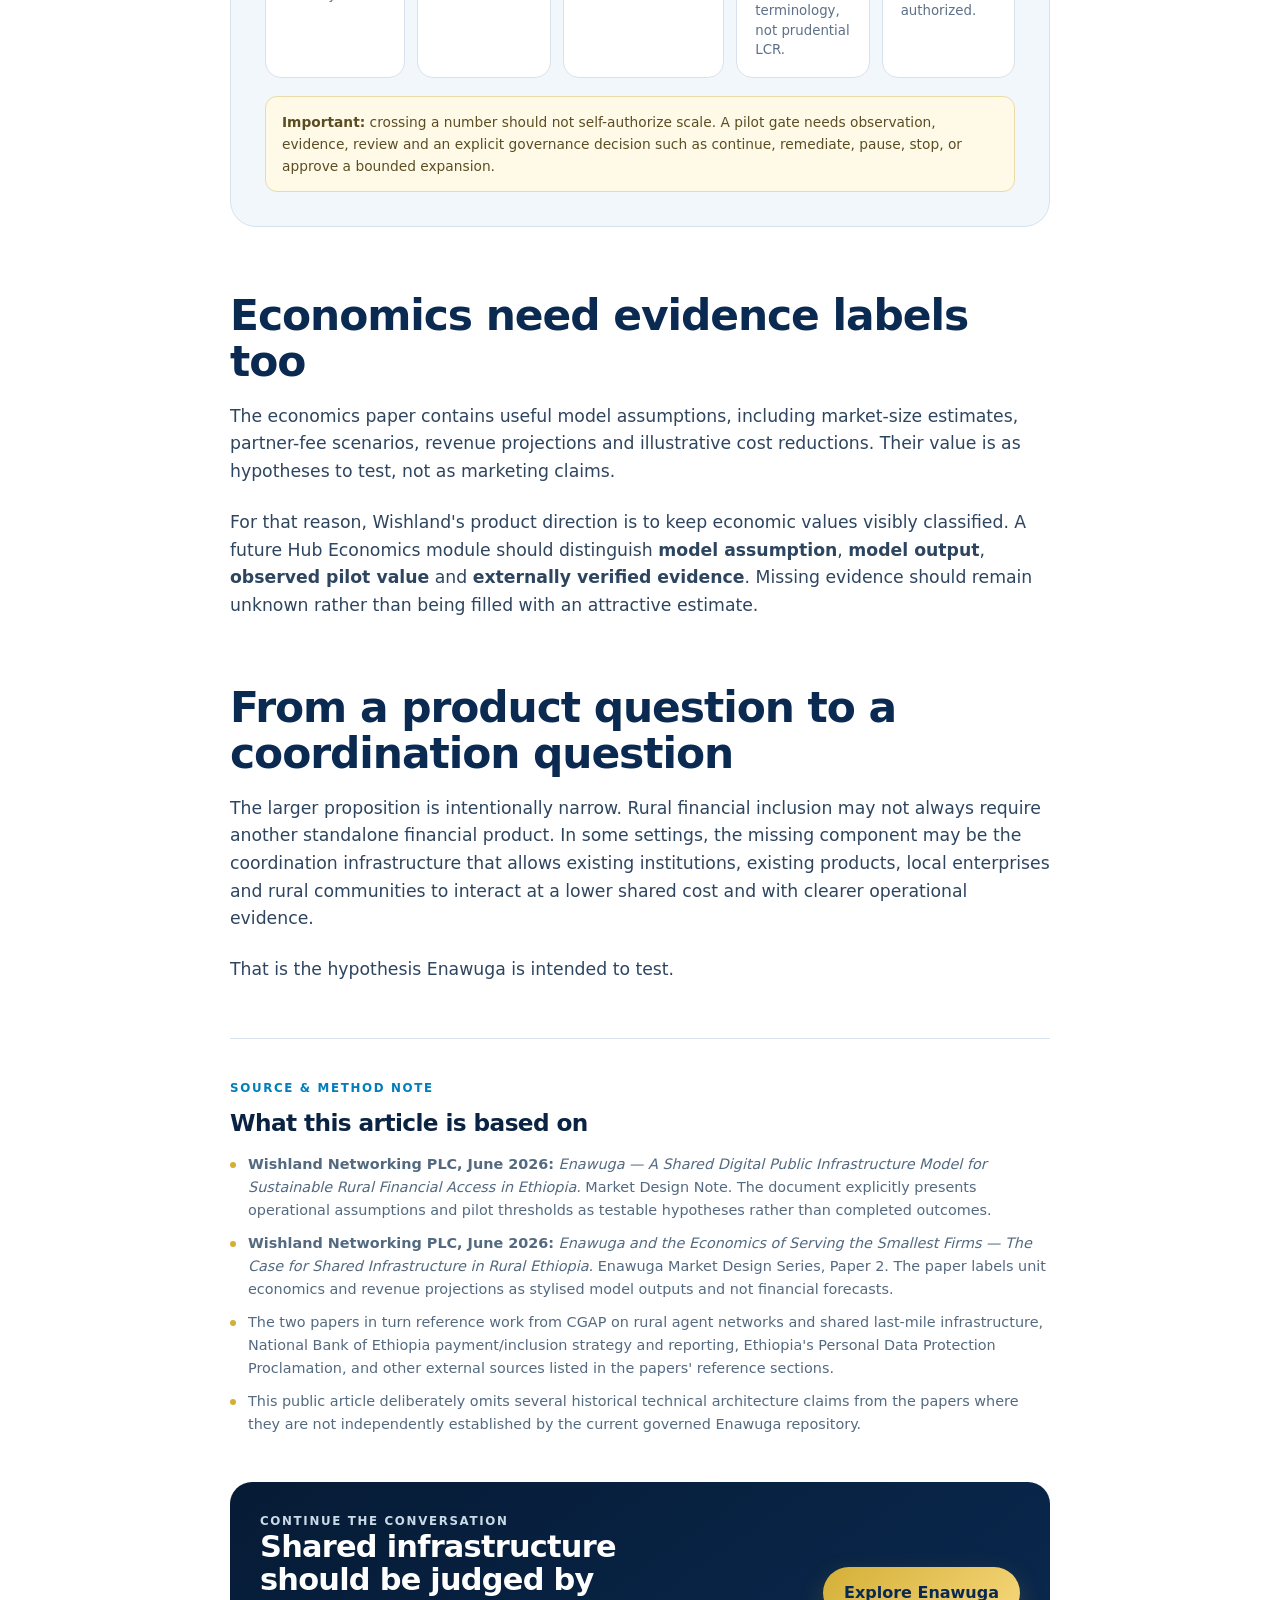
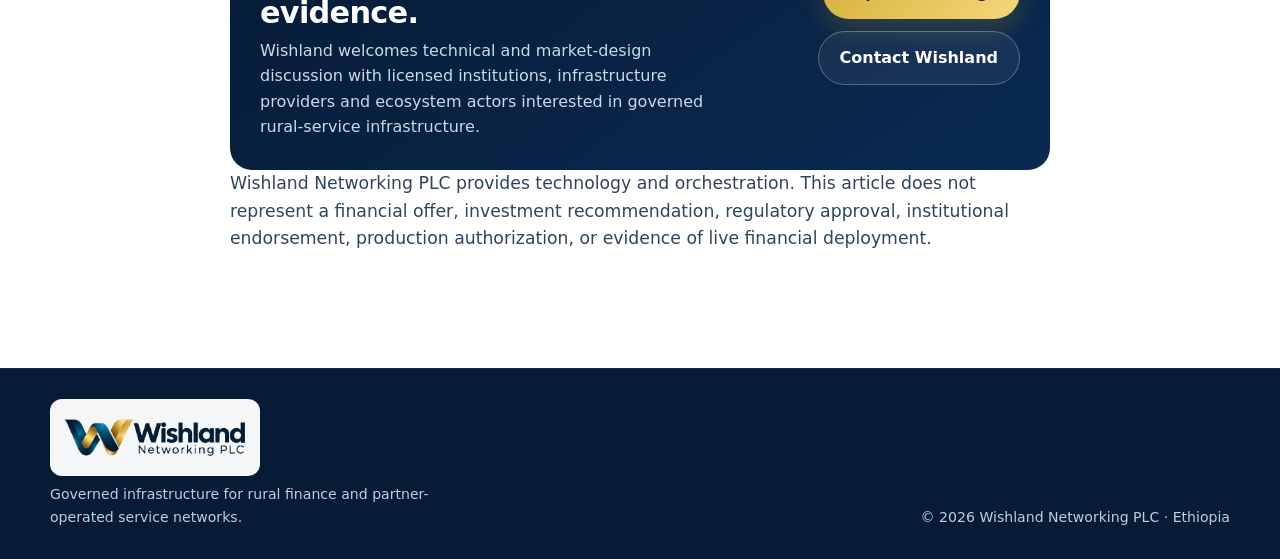
<file: insights/shared-rural-infrastructure.html>
<!doctype html>
<html lang="en">
<head>
  <meta charset="utf-8" />
  <meta name="viewport" content="width=device-width, initial-scale=1" />
  <meta name="description" content="Why rural financial inclusion may require governed shared infrastructure rather than another standalone product — a Wishland market-design perspective for Ethiopia." />
  <meta name="theme-color" content="#0A2A52" />
  <meta property="og:title" content="Why Rural Financial Inclusion Needs Shared Infrastructure" />
  <meta property="og:description" content="A market-design perspective on last-mile economics, shared rural Hubs, neutral governance and evidence-gated pilot validation." />
  <meta property="og:type" content="article" />
  <meta property="og:url" content="https://abeselomchernet.github.io/wishland/insights/shared-rural-infrastructure.html" />
  <meta property="og:image" content="https://abeselomchernet.github.io/wishland/assets/insights/shared-infrastructure-og.png" />
  <meta property="article:published_time" content="2026-10-14" />
  <meta name="twitter:card" content="summary_large_image" />
  <meta name="twitter:title" content="Why Rural Financial Inclusion Needs Shared Infrastructure" />
  <meta name="twitter:description" content="A Wishland market-design perspective on rural last-mile economics and governed shared infrastructure." />
  <meta name="twitter:image" content="https://abeselomchernet.github.io/wishland/assets/insights/shared-infrastructure-og.png" />
  <title>Why Rural Financial Inclusion Needs Shared Infrastructure | Wishland Insights</title>
  <link rel="icon" type="image/png" href="../assets/wishland-mark.png" />
  <link rel="stylesheet" href="../styles.css" />
  <link rel="stylesheet" href="./insights.css" />
  <script type="application/ld+json">
  {
    "@context":"https://schema.org",
    "@type":"Article",
    "headline":"Why Rural Financial Inclusion Needs Shared Infrastructure — Not Another Standalone Financial Product",
    "description":"A market-design perspective on last-mile economics, shared rural Hubs, neutral governance and evidence-gated pilot validation.",
    "datePublished":"2026-10-14",
    "dateModified":"2026-10-14",
    "mainEntityOfPage":"https://abeselomchernet.github.io/wishland/insights/shared-rural-infrastructure.html",
    "image":"https://abeselomchernet.github.io/wishland/assets/insights/shared-infrastructure-og.png",
    "author":{"@type":"Organization","name":"Wishland Networking PLC","url":"https://abeselomchernet.github.io/wishland/"},
    "publisher":{"@type":"Organization","name":"Wishland Networking PLC","logo":{"@type":"ImageObject","url":"https://abeselomchernet.github.io/wishland/assets/wishland-mark.png"}}
  }
  </script>
</head>
<body>
  <a class="skip-link" href="#article">Skip to article</a>
  <header class="site-header">
    <div class="shell nav-wrap">
      <a class="brand" href="../" aria-label="Wishland Networking PLC home"><img src="../assets/wishland-wordmark.png" alt="Wishland Networking PLC" /></a>
      <button class="menu-toggle" aria-expanded="false" aria-controls="site-nav">Menu</button>
      <nav id="site-nav" class="site-nav" aria-label="Primary navigation">
        <a href="../#enawuga">Enawuga</a><a href="../#build">What we build</a><a href="./">Insights</a><a href="../#governance">Governance</a><a href="../#about">About</a><a class="nav-cta" href="../#contact">Get in touch</a>
      </nav>
    </div>
  </header>

  <main id="article">
    <section class="article-hero">
      <div class="article-shell">
        <div class="article-breadcrumb"><a href="./">Wishland Insights</a><span>›</span><span>Market design</span></div>
        <p class="article-kicker">Rural financial infrastructure · Ethiopia</p>
        <h1>Why Rural Financial Inclusion Needs Shared Infrastructure — Not Another Standalone Financial Product</h1>
        <p class="article-deck">A market-design perspective on the economics of the last mile: why multiple institutions may need a governed common operating layer while retaining their own products, customers, policies and regulated authority.</p>
        <div class="article-byline"><span><strong>Wishland Networking PLC</strong></span><span>14 October 2026</span><span>Approx. 9 min read</span></div>
        <div class="evidence-banner"><strong>Evidence boundary.</strong> This article presents a market-design proposition derived from Wishland's June 2026 Enawuga papers and the current governed product architecture. It does not claim a completed pilot, institutional adoption, regulatory approval, live fund custody, or production financial deployment.</div>
      </div>
    </section>

    <section class="hero-figure">
      <div class="article-wide">
        <img src="../assets/insights/shared-infrastructure-diagram.svg" alt="Diagram comparing duplicated provider-specific rural agent networks with a shared Enawuga operating layer that connects authorized partners to rural Hubs." />
        <p class="figure-caption">Conceptual design: duplicated last-mile channels on the left; a governed shared operating layer on the right. Partner authority remains with the participating institution.</p>
      </div>
    </section>

    <section class="article-body">
      <article class="article-shell">
        <p>Much of the financial-inclusion conversation begins with products: a new wallet, a new credit product, a new savings account, or another digital application.</p>
        <p>But in a thin rural market, the constraint can appear earlier in the chain. A product may exist and still fail to reach customers reliably because the economics, liquidity and operating infrastructure of the last mile are weak.</p>
        <p>That distinction changes the design question. Instead of asking only <em>what product should be created?</em>, it asks <em>what infrastructure allows several existing institutions to reach the same rural communities sustainably?</em></p>

        <h2>The last-mile problem is not only a product problem</h2>
        <p>Wishland's Enawuga market-design work starts from three structural hypotheses that are common in rural agent-network economics and that must ultimately be tested in the Ethiopian context.</p>

        <div class="friction-grid" aria-label="Three last-mile frictions">
          <div class="friction-card"><span class="num">01</span><h3>Thin transaction economics</h3><p>Cash-in/cash-out commissions alone may be insufficient to support a low-volume rural access point after supervision, liquidity and operating costs.</p></div>
          <div class="friction-card"><span class="num">02</span><h3>Duplicated distribution cost</h3><p>Several providers can end up paying separately to reach the same communities, duplicating fixed infrastructure without expanding the underlying demand base.</p></div>
          <div class="friction-card"><span class="num">03</span><h3>Liquidity instability</h3><p>A rural access point can lose trust quickly when it cannot meet cash or digital-float demand, even if the underlying application or account works correctly.</p></div>
        </div>

        <blockquote>When the binding constraint is distribution economics, another standalone application does not automatically solve the last mile.</blockquote>

        <h2>The alternative: share infrastructure, not regulated authority</h2>
        <p>The Enawuga proposition is to explore a common operating layer through which licensed financial institutions and authorized ecosystem actors can expose approved capabilities to rural service points without surrendering their own authority.</p>
        <p>This matters because a genuinely shared network should not require Wishland to become the bank, wallet issuer, insurer, settlement authority or government payment authority. The platform can orchestrate governed workflows while the institution that is legally responsible for a product remains responsible for that product.</p>

        <div class="definition-box">
          <h3>What Enawuga is designed to be</h3>
          <p>A configurable shared agent-infrastructure environment in which a customer-facing <strong>service</strong> resolves to an approved <strong>capability</strong>, an authorized <strong>route</strong>, and a certified <strong>adapter</strong> for the relevant partner and environment. Wishland supplies technology and orchestration; partner authority remains partner-owned.</p>
        </div>

        <h2>The rural Hub becomes the economic operating unit</h2>
        <p>The strongest design implication from the market papers is that a rural access point should not be treated merely as an agent login. It should be managed as a governed operating unit with its own service mix, operator readiness, devices, partner memberships, liquidity context, incidents and evidence history.</p>

        <div class="hub-map">
          <div class="hub-core">
            <p class="article-kicker" style="color:#F6D77A">Future product direction</p>
            <h3>Hub as a first-class domain object</h3>
            <p>A Hub should explain not only <em>who the agent is</em>, but also <em>what is available here, under whose authority, through which route, with what operational readiness, and with what evidence</em>.</p>
          </div>
          <div class="hub-components">
            <div><strong>Partner capabilities</strong><span>Which approved services can be offered at this Hub.</span></div>
            <div><strong>Operator & device readiness</strong><span>Training, certification, device and sync state.</span></div>
            <div><strong>Liquidity context</strong><span>Operational NLC/LCI, forecasts and replenishment planning.</span></div>
            <div><strong>Evidence & incidents</strong><span>What happened, what failed, and what was verified.</span></div>
            <div><strong>Economics</strong><span>Model assumptions separated from later observed pilot values.</span></div>
            <div><strong>Corridor scope</strong><span>Bounded geographic planning rather than automatic national expansion.</span></div>
          </div>
        </div>

        <h2>Shared infrastructure must be neutral by design</h2>
        <p>Sharing infrastructure creates a different class of risk: capture. If the network quietly favors one institution through routing, visibility, incentives or data access, it is shared only in name.</p>
        <p>That makes neutrality a product requirement rather than a governance appendix. Enawuga's current architecture already separates customer-facing services, capabilities, integration routes and adapters. A future shared-Hub model should extend that separation with versioned scheme rules, route-decision evidence, organization-scoped data, auditable changes and explicit partner-equivalence checks.</p>

        <div class="boundary-table" role="table" aria-label="Shared infrastructure authority boundaries">
          <div class="boundary-row" role="row"><div role="cell">Wishland / Enawuga</div><div role="cell">Software, orchestration, evidence, configurable service composition, operational decision support.</div></div>
          <div class="boundary-row" role="row"><div role="cell">Licensed institution</div><div role="cell">Customer account and funds, KYC policy, financial authorization, posting, settlement and product authority within its licensed scope.</div></div>
          <div class="boundary-row" role="row"><div role="cell">Gateway / provider</div><div role="cell">Provider-specific processing under its contract. Provider success does not automatically equal PartnerFI settlement.</div></div>
          <div class="boundary-row" role="row"><div role="cell">Hub operator</div><div role="cell">Approved local service workflows within assigned role, capability, limits and evidence state. Operator status itself creates no financial authority.</div></div>
        </div>

        <h2>Offline resilience is an operating condition, not an edge case</h2>
        <p>Rural infrastructure cannot assume continuous connectivity. The system therefore needs to make offline capture, queueing, synchronization, retry, conflict handling and reconciliation visible and testable.</p>
        <p>A safe offline workflow also needs to preserve the difference between <strong>transport state</strong> and <strong>financial authority state</strong>. A request can be captured or delivered without yet being authorized, posted or settled. That distinction is especially important when retries could otherwise create duplicate execution.</p>

        <h2>Commercial viability has to be proven, not advertised</h2>
        <p>The two June 2026 Enawuga papers propose five pilot targets that are useful precisely because they are falsifiable. They should be implemented as configurable evidence gates, not displayed as achieved performance.</p>

        <section class="gate-section" aria-labelledby="gates-title">
          <p class="article-kicker">Paper-derived pilot hypotheses</p>
          <h2 id="gates-title">What a controlled pilot would need to test</h2>
          <p>These values come from the market-design papers. They are proposed targets, not current results, and should be recalibrated for an approved pilot scope.</p>
          <div class="gate-grid">
            <div class="gate"><strong>Hub profitability</strong><span class="target">&gt; US$150 / month</span><small>Average Hub net-profit target intended to test whether diversified services can support operator viability.</small></div>
            <div class="gate"><strong>Hub retention</strong><span class="target">&lt; 10% churn</span><small>Tests whether the operating model retains the local distribution asset rather than merely recruiting it.</small></div>
            <div class="gate"><strong>Revenue diversification</strong><span class="target">&gt; 40%</span><small>Share of Hub revenue from value-added services other than basic cash-in/cash-out.</small></div>
            <div class="gate"><strong>Liquidity / service continuity</strong><span class="target">99.9%</span><small>Paper target for continuity, with no sustained shortfall over 30 minutes. Enawuga uses operational NLC/LCI terminology, not prudential LCR.</small></div>
            <div class="gate"><strong>Value-added uptake</strong><span class="target">&gt; 20%</span><small>Paper target for eligible resilience-product uptake; any real product would remain partner-supplied and separately authorized.</small></div>
          </div>
          <div class="gate-note"><strong>Important:</strong> crossing a number should not self-authorize scale. A pilot gate needs observation, evidence, review and an explicit governance decision such as continue, remediate, pause, stop, or approve a bounded expansion.</div>
        </section>

        <h2>Economics need evidence labels too</h2>
        <p>The economics paper contains useful model assumptions, including market-size estimates, partner-fee scenarios, revenue projections and illustrative cost reductions. Their value is as hypotheses to test, not as marketing claims.</p>
        <p>For that reason, Wishland's product direction is to keep economic values visibly classified. A future Hub Economics module should distinguish <strong>model assumption</strong>, <strong>model output</strong>, <strong>observed pilot value</strong> and <strong>externally verified evidence</strong>. Missing evidence should remain unknown rather than being filled with an attractive estimate.</p>

        <h2>From a product question to a coordination question</h2>
        <p>The larger proposition is intentionally narrow. Rural financial inclusion may not always require another standalone financial product. In some settings, the missing component may be the coordination infrastructure that allows existing institutions, existing products, local enterprises and rural communities to interact at a lower shared cost and with clearer operational evidence.</p>
        <p>That is the hypothesis Enawuga is intended to test.</p>

        <div class="source-box">
          <p class="article-kicker">Source & method note</p>
          <h2>What this article is based on</h2>
          <div class="source-list">
            <div><strong>Wishland Networking PLC, June 2026:</strong> <em>Enawuga — A Shared Digital Public Infrastructure Model for Sustainable Rural Financial Access in Ethiopia.</em> Market Design Note. The document explicitly presents operational assumptions and pilot thresholds as testable hypotheses rather than completed outcomes.</div>
            <div><strong>Wishland Networking PLC, June 2026:</strong> <em>Enawuga and the Economics of Serving the Smallest Firms — The Case for Shared Infrastructure in Rural Ethiopia.</em> Enawuga Market Design Series, Paper 2. The paper labels unit economics and revenue projections as stylised model outputs and not financial forecasts.</div>
            <div>The two papers in turn reference work from CGAP on rural agent networks and shared last-mile infrastructure, National Bank of Ethiopia payment/inclusion strategy and reporting, Ethiopia's Personal Data Protection Proclamation, and other external sources listed in the papers' reference sections.</div>
            <div>This public article deliberately omits several historical technical architecture claims from the papers where they are not independently established by the current governed Enawuga repository.</div>
          </div>
        </div>

        <div class="article-cta">
          <div><p class="article-kicker" style="color:#F6D77A">Continue the conversation</p><h2>Shared infrastructure should be judged by evidence.</h2><p>Wishland welcomes technical and market-design discussion with licensed institutions, infrastructure providers and ecosystem actors interested in governed rural-service infrastructure.</p></div>
          <div class="actions"><a class="button primary" href="../#enawuga">Explore Enawuga</a><a class="button ghost" href="mailto:wishlandnetworkingplc@gmail.com">Contact Wishland</a></div>
        </div>
        <p class="article-footer-note">Wishland Networking PLC provides technology and orchestration. This article does not represent a financial offer, investment recommendation, regulatory approval, institutional endorsement, production authorization, or evidence of live financial deployment.</p>
      </article>
    </section>
  </main>

  <footer class="site-footer"><div class="shell footer-grid"><div class="footer-brand"><img src="../assets/wishland-wordmark.png" alt="Wishland Networking PLC" /><p>Governed infrastructure for rural finance and partner-operated service networks.</p></div><p>© <span id="year"></span> Wishland Networking PLC · Ethiopia</p></div></footer>
  <script src="../script.js"></script>
</body>
</html>
</file>
<file: styles.css>
:root{
  --navy:#0A2A52;
  --navy-deep:#061B35;
  --navy-soft:#123D6B;
  --teal:#007DBA;
  --teal-bright:#00A4D6;
  --gold:#D4AF37;
  --gold-light:#F6D77A;
  --paper:#ffffff;
  --bg:#F4F7FB;
  --soft:#EAF2F8;
  --ink:#0A2342;
  --muted:#5D7087;
  --line:#D8E2EC;
  --radius:22px;
  --shadow:0 18px 54px rgba(10,42,82,.10);
}
*{box-sizing:border-box}
html{scroll-behavior:smooth}
body{margin:0;background:var(--bg);color:var(--ink);font-family:Inter,ui-sans-serif,system-ui,-apple-system,BlinkMacSystemFont,"Segoe UI",sans-serif;line-height:1.6}
a{color:inherit}
img{max-width:100%;display:block}
.shell{width:min(1180px,calc(100% - 40px));margin:0 auto}
.skip-link{position:absolute;left:-9999px;top:auto}.skip-link:focus{left:16px;top:16px;z-index:999;background:#fff;padding:10px 14px;border-radius:8px}
.site-header{position:sticky;top:0;z-index:40;background:rgba(255,255,255,.95);backdrop-filter:blur(16px);border-bottom:1px solid rgba(10,42,82,.10);box-shadow:0 5px 24px rgba(10,42,82,.04)}
.nav-wrap{display:flex;align-items:center;justify-content:space-between;min-height:82px;gap:24px}
.brand{display:block;text-decoration:none;min-width:210px}.brand img{width:230px;max-height:58px;object-fit:contain;object-position:left center}
.site-nav{display:flex;align-items:center;gap:26px}.site-nav a{text-decoration:none;font-size:.94rem;font-weight:650;color:#243C59;transition:.2s ease}.site-nav a:hover{color:var(--teal)}
.nav-cta{padding:11px 18px;border-radius:999px;background:linear-gradient(135deg,var(--gold),var(--gold-light));color:var(--navy)!important;box-shadow:0 8px 20px rgba(212,175,55,.24)}
.menu-toggle{display:none;border:1px solid var(--line);background:#fff;color:var(--navy);border-radius:999px;padding:9px 14px;font-weight:700}
.hero{position:relative;overflow:hidden;padding:104px 0 78px;color:#fff;background:linear-gradient(112deg,var(--navy-deep) 0%,var(--navy) 46%,#0A4167 100%)}
.hero:before{content:"";position:absolute;inset:0;background:radial-gradient(circle at 80% 18%,rgba(246,215,122,.16),transparent 28%),radial-gradient(circle at 74% 70%,rgba(0,164,214,.20),transparent 24%),linear-gradient(180deg,rgba(255,255,255,.02),rgba(0,0,0,.08));pointer-events:none}
.hero:after{content:"";position:absolute;left:-12%;right:-8%;bottom:-160px;height:260px;border-radius:50%;border:2px solid rgba(212,175,55,.6);transform:rotate(4deg);box-shadow:0 -34px 0 -32px rgba(0,164,214,.55),0 -65px 0 -63px rgba(0,125,186,.45);pointer-events:none}
.hero-grid,.split,.about-grid{position:relative;z-index:2;display:grid;grid-template-columns:1.2fr .8fr;gap:56px;align-items:center}
.hero-copy{max-width:760px}
.eyebrow{margin:0 0 14px;text-transform:uppercase;letter-spacing:.15em;font-size:.75rem;font-weight:850;color:var(--teal)}
.light-gold{color:var(--gold-light)}
h1,h2,h3{line-height:1.08;margin:0 0 18px;letter-spacing:-.025em}h1{font-size:clamp(2.75rem,5.8vw,5.25rem);max-width:13ch}h1 span{color:var(--gold-light)}h2{font-size:clamp(2rem,4vw,3.45rem)}h3{font-size:1.25rem}
.lead,.section-lead{font-size:1.18rem;color:#40556F;max-width:65ch}.hero .lead{font-size:1.23rem;color:#DCE8F3;max-width:60ch}
.actions{display:flex;flex-wrap:wrap;gap:12px;margin-top:32px}.button{display:inline-flex;align-items:center;justify-content:center;gap:10px;padding:13px 21px;border-radius:999px;text-decoration:none;font-weight:780;transition:.2s ease}.button:hover{transform:translateY(-1px)}
.primary{background:linear-gradient(135deg,var(--gold),var(--gold-light));color:var(--navy);box-shadow:0 10px 26px rgba(212,175,55,.22)}.ghost{border:1px solid rgba(255,255,255,.45);background:rgba(255,255,255,.06);color:#fff}
.hero-tags{display:flex;flex-wrap:wrap;gap:10px;margin-top:34px}.hero-tags span{padding:7px 11px;border:1px solid rgba(255,255,255,.16);background:rgba(255,255,255,.055);border-radius:999px;color:#D7E7F3;font-size:.78rem;font-weight:650}
.truth-card,.flow-card,.founder-card,.contact-card{background:var(--paper);border:1px solid var(--line);border-radius:var(--radius);box-shadow:var(--shadow)}
.truth-card{padding:30px;background:linear-gradient(155deg,rgba(255,255,255,.12),rgba(255,255,255,.065));border-color:rgba(246,215,122,.35);box-shadow:0 28px 70px rgba(0,0,0,.18);backdrop-filter:blur(12px)}.truth-card h2{font-size:1.7rem;color:#fff}.truth-card>p{color:#D5E2ED}
.truth-brand{display:flex;align-items:center;gap:10px;margin-bottom:15px;text-transform:uppercase;letter-spacing:.12em;font-size:.72rem;font-weight:850;color:var(--gold-light)}.truth-brand img{width:34px;height:34px;object-fit:contain}
.card-kicker{margin:0 0 10px;font-size:.74rem;text-transform:uppercase;letter-spacing:.12em;font-weight:850;color:var(--teal)}
.status-row{display:flex;justify-content:space-between;gap:20px;padding:14px 0;border-top:1px solid rgba(255,255,255,.14);font-size:.91rem;color:#CBDCEA}.status-row strong{font-size:.86rem;text-align:right;color:#fff}
.network-art{position:absolute;right:-8%;top:9%;width:50%;height:68%;opacity:.65;pointer-events:none}.node{position:absolute;width:12px;height:12px;border:2px solid var(--gold-light);border-radius:50%;box-shadow:0 0 18px rgba(246,215,122,.75)}.node:after{content:"";position:absolute;inset:3px;background:#fff;border-radius:50%}.n1{left:14%;top:58%}.n2{left:35%;top:35%}.n3{left:56%;top:62%}.n4{left:73%;top:29%}.n5{left:88%;top:52%}.route{position:absolute;height:1px;background:linear-gradient(90deg,transparent,var(--gold-light),transparent);transform-origin:left center}.r1{width:76%;left:13%;top:58%;transform:rotate(-8deg)}.r2{width:58%;left:34%;top:36%;transform:rotate(18deg)}.r3{width:44%;left:55%;top:62%;transform:rotate(-27deg)}
.trust-strip{background:#fff;border-bottom:1px solid var(--line);box-shadow:0 8px 28px rgba(10,42,82,.03)}.trust-grid{display:grid;grid-template-columns:repeat(4,1fr);gap:0;padding:0}.trust-grid span{display:flex;align-items:center;gap:11px;padding:24px 18px;font-size:.86rem;font-weight:760;color:#344C68;border-right:1px solid var(--line)}.trust-grid span:last-child{border-right:0}.trust-grid b{color:var(--gold);font-size:.72rem;letter-spacing:.08em}
.section{padding:94px 0;background:#fff}.muted{background:linear-gradient(180deg,#F4F8FC,#EDF4F9)}.dark{background:linear-gradient(145deg,var(--navy-deep),var(--navy));color:#fff;position:relative;overflow:hidden}.dark:after{content:"";position:absolute;width:520px;height:520px;border-radius:50%;right:-180px;bottom:-270px;border:1px solid rgba(212,175,55,.18);box-shadow:0 0 0 42px rgba(0,125,186,.05),0 0 0 86px rgba(212,175,55,.035)}.dark .section-lead{color:#C6D6E5}
.section-head{display:flex;align-items:end;justify-content:space-between;gap:40px;margin-bottom:34px}.section-head>p{max-width:46ch;color:var(--muted);margin:0}
.flow-card{padding:16px;background:linear-gradient(145deg,#fff,#F5F9FC)}.flow-card>div{display:grid;grid-template-columns:44px 1fr;gap:4px 14px;padding:18px;border-radius:15px}.flow-card>div+div{border-top:1px solid var(--line)}.flow-card span{grid-row:1/3;width:32px;height:32px;display:grid;place-items:center;border-radius:50%;background:linear-gradient(145deg,var(--navy),var(--teal));font-size:.75rem;font-weight:850;color:#fff;box-shadow:0 6px 14px rgba(0,125,186,.16)}.flow-card small{color:var(--muted)}
.cards{display:grid;gap:18px}.cards.five{grid-template-columns:repeat(5,1fr)}.cards.three{grid-template-columns:repeat(3,1fr)}.card{position:relative;background:#fff;border:1px solid var(--line);border-radius:18px;padding:24px;box-shadow:0 10px 28px rgba(10,42,82,.045);transition:.2s ease}.card:hover{transform:translateY(-3px);box-shadow:0 18px 38px rgba(10,42,82,.08);border-color:#C5D7E5}.card p{color:var(--muted);margin-bottom:0}.card-no{display:inline-flex;margin-bottom:18px;color:var(--gold);font-size:.72rem;font-weight:850;letter-spacing:.08em}.card.accent{overflow:hidden}.card.accent:before{content:"";position:absolute;top:0;left:0;right:0;height:4px;background:linear-gradient(90deg,var(--navy),var(--teal),var(--gold))}
.future-direction{background:linear-gradient(180deg,#fff,#F6FAFD)}.future-boundary{display:flex;gap:14px;align-items:flex-start;margin:-6px 0 24px;padding:15px 18px;border-left:4px solid var(--gold);border-radius:12px;background:#FFF9E9;color:#4F5F70}.future-boundary strong{color:var(--navy);white-space:nowrap}.future-cards{margin-top:4px}.future-link{margin:22px 0 0;text-align:right}.future-link a{text-decoration:none;font-weight:800;color:var(--teal)}
.governance-grid{align-items:start;position:relative;z-index:2}.boundary-list{display:grid;gap:12px}.boundary-list>div{padding:18px 20px;border:1px solid rgba(255,255,255,.13);border-radius:16px;background:rgba(255,255,255,.055)}.boundary-list strong,.boundary-list span{display:block}.boundary-list strong{color:var(--gold-light)}.boundary-list span{margin-top:4px;color:#C7D6E3;font-size:.92rem}
.about-grid{align-items:start}.verification{padding:17px 19px;background:linear-gradient(90deg,#F5F0DE,#FFF9EA);border-left:4px solid var(--gold);border-radius:12px}.founder-card{padding:30px;border-top:4px solid var(--gold)}.founder-card p{color:var(--muted)}.link-stack{display:grid;gap:10px;margin-top:22px}.link-stack a{font-weight:750;text-decoration:none;color:var(--teal)}
.contact-section{padding-top:44px;background:#F4F8FC}.contact-card{padding:36px;display:grid;grid-template-columns:1.2fr .8fr;gap:30px;background:linear-gradient(135deg,#fff,#EDF5FB);border-color:#CCDCE9}.contact-card h2{font-size:2rem}.contact-links{display:grid;align-content:center;gap:12px}.contact-links a{font-weight:760;text-decoration:none;color:var(--navy-soft);overflow-wrap:anywhere}.contact-links a:hover{color:var(--teal)}
.insight-home-card{display:grid;grid-template-columns:1fr auto;gap:34px;align-items:center;padding:34px;border:1px solid #CCDCE9;border-radius:24px;background:linear-gradient(135deg,#fff,#F1F7FB);box-shadow:var(--shadow);text-decoration:none;transition:.2s ease;position:relative;overflow:hidden}.insight-home-card:before{content:"";position:absolute;left:0;top:0;bottom:0;width:5px;background:linear-gradient(var(--gold),var(--teal))}.insight-home-card:hover{transform:translateY(-2px);border-color:#B9CFDE}.insight-home-card h3{font-size:clamp(1.5rem,2.6vw,2.2rem);max-width:24ch;margin:7px 0 12px;color:var(--navy)}.insight-home-card p{margin:0;color:var(--muted);max-width:70ch}.insight-home-kicker{font-size:.72rem;font-weight:850;text-transform:uppercase;letter-spacing:.13em;color:var(--teal)}.insight-home-arrow{white-space:nowrap;font-weight:850;color:var(--navy);padding:12px 18px;border-radius:999px;background:linear-gradient(135deg,var(--gold),var(--gold-light))}.insights-home-link{margin-top:18px;text-align:right}.insights-home-link a{text-decoration:none;font-weight:800;color:var(--teal)}
.site-footer{padding:30px 0;border-top:1px solid rgba(255,255,255,.08);background:var(--navy-deep);color:#fff}.footer-grid{display:flex;justify-content:space-between;gap:30px;align-items:end}.footer-brand img{width:210px;background:rgba(255,255,255,.96);padding:7px 10px;border-radius:12px}.footer-grid p{margin:7px 0 0;color:#BFCFDD;font-size:.88rem;max-width:48ch}
@media (max-width:980px){.cards.five{grid-template-columns:repeat(2,1fr)}.cards.three{grid-template-columns:repeat(2,1fr)}.hero-grid,.split,.about-grid{grid-template-columns:1fr}.truth-card{max-width:720px}.section-head{align-items:start;flex-direction:column}.trust-grid{grid-template-columns:repeat(2,1fr)}.trust-grid span:nth-child(2){border-right:0}.trust-grid span:nth-child(-n+2){border-bottom:1px solid var(--line)}.network-art{width:78%;right:-26%;opacity:.38}}
@media (max-width:720px){.shell{width:min(100% - 28px,1180px)}.future-boundary{flex-direction:column;gap:4px}.future-boundary strong{white-space:normal}.nav-wrap{min-height:72px}.brand{min-width:0}.brand img{width:188px}.menu-toggle{display:block}.site-nav{display:none;position:absolute;left:14px;right:14px;top:68px;background:#fff;border:1px solid var(--line);border-radius:18px;padding:14px;box-shadow:var(--shadow);flex-direction:column;align-items:stretch;gap:4px}.site-nav.open{display:flex}.site-nav a{padding:10px 12px}.nav-cta{text-align:center;margin-top:4px}.hero{padding:72px 0 58px}.hero:after{bottom:-210px}.network-art{display:none}.section{padding:72px 0}.cards.five,.cards.three,.contact-card,.insight-home-card{grid-template-columns:1fr}.insight-home-arrow{justify-self:start}.trust-grid{grid-template-columns:1fr}.trust-grid span{border-right:0;border-bottom:1px solid var(--line)}.trust-grid span:last-child{border-bottom:0}.footer-grid{align-items:start;flex-direction:column}h1{font-size:clamp(2.2rem,10vw,3.5rem);max-width:100%;line-height:1.03}.hero-tags{margin-top:26px}}
</file>
<file: insights/insights.css>
:root{--article-width:820px;--article-wide:1120px}
.insights-hero{padding:86px 0 64px;background:linear-gradient(145deg,#061B35 0%,#0A2A52 52%,#0A4E72 100%);color:#fff;position:relative;overflow:hidden}
.insights-hero:after{content:"";position:absolute;width:460px;height:460px;border:1px solid rgba(246,215,122,.22);border-radius:50%;right:-120px;top:-190px;box-shadow:0 0 0 44px rgba(0,164,214,.05),0 0 0 88px rgba(212,175,55,.035)}
.insights-hero .shell{position:relative;z-index:2}.insights-hero h1{max-width:16ch}.insights-hero .lead{max-width:68ch}.insight-meta{display:flex;flex-wrap:wrap;gap:10px;margin-top:26px}.insight-meta span{border:1px solid rgba(255,255,255,.18);border-radius:999px;padding:7px 11px;color:#DDEAF3;font-size:.78rem;font-weight:700}.insight-meta .evidence-pill{background:rgba(246,215,122,.12);border-color:rgba(246,215,122,.35);color:#F9E7A9}
.insights-index{padding:82px 0;background:#fff}.insight-grid{display:grid;grid-template-columns:1.25fr .75fr;gap:22px}.insight-card{border:1px solid var(--line);border-radius:24px;padding:30px;background:#fff;box-shadow:var(--shadow);text-decoration:none;display:block}.insight-card.primary-card{background:linear-gradient(145deg,#fff,#F3F8FC);border-top:5px solid var(--gold)}.insight-card h2,.insight-card h3{color:var(--navy)}.insight-card p{color:var(--muted)}.article-kicker{font-size:.74rem;font-weight:850;letter-spacing:.14em;text-transform:uppercase;color:var(--teal)}.article-arrow{font-weight:800;color:var(--teal)}
.series-panel{display:grid;gap:14px}.series-item{border:1px solid var(--line);border-radius:18px;padding:20px;background:#F7FAFD}.series-item span{display:block;color:var(--gold);font-size:.72rem;font-weight:850;letter-spacing:.12em;text-transform:uppercase;margin-bottom:7px}.series-item strong{display:block;color:var(--navy)}
.article-hero{padding:72px 0 44px;background:linear-gradient(165deg,#F7FAFD,#EDF4F9)}.article-shell{width:min(var(--article-width),calc(100% - 38px));margin:0 auto}.article-wide{width:min(var(--article-wide),calc(100% - 38px));margin:0 auto}.article-breadcrumb{display:flex;gap:8px;align-items:center;font-size:.83rem;color:var(--muted);margin-bottom:26px}.article-breadcrumb a{text-decoration:none;color:var(--teal);font-weight:750}.article-hero h1{max-width:18ch;font-size:clamp(2.55rem,5.6vw,4.9rem);color:var(--navy)}.article-deck{font-size:1.28rem;color:#435A72;max-width:64ch}.article-byline{display:flex;flex-wrap:wrap;gap:8px 18px;margin-top:26px;color:#536A81;font-size:.89rem}.article-byline strong{color:var(--navy)}
.evidence-banner{margin-top:34px;border:1px solid #E7D699;border-left:5px solid var(--gold);background:#FFF9E8;border-radius:14px;padding:16px 18px;color:#51461F}.evidence-banner strong{color:#3C3415}
.hero-figure{padding:32px 0 12px;background:#fff}.hero-figure img{width:100%;border-radius:28px;box-shadow:0 22px 60px rgba(10,42,82,.12);border:1px solid var(--line)}.figure-caption{font-size:.8rem;color:var(--muted);margin:10px 4px 0}
.article-body{background:#fff;padding:52px 0 92px}.article-body article>p{font-size:1.08rem;color:#2E4560;margin:0 0 1.35em}.article-body article>h2{font-size:clamp(1.85rem,3.4vw,2.65rem);color:var(--navy);margin-top:1.55em}.article-body article>h3{font-size:1.35rem;color:var(--navy);margin-top:1.5em}.article-body blockquote{margin:32px 0;padding:24px 28px;border-left:5px solid var(--gold);background:linear-gradient(90deg,#FFF9E9,#F9FBFD);font-size:1.2rem;font-weight:750;color:#183754;border-radius:0 18px 18px 0}.article-body ul{padding-left:1.25rem}.article-body li{margin:.65rem 0;color:#334D67}
.friction-grid{display:grid;grid-template-columns:repeat(3,1fr);gap:16px;margin:30px 0}.friction-card{padding:22px;border:1px solid var(--line);border-radius:18px;background:#F7FAFD}.friction-card .num{display:inline-grid;place-items:center;width:34px;height:34px;border-radius:50%;background:linear-gradient(135deg,var(--navy),var(--teal));color:#fff;font-size:.78rem;font-weight:850;margin-bottom:14px}.friction-card h3{margin:0 0 8px!important;font-size:1.1rem!important}.friction-card p{margin:0;color:var(--muted);font-size:.94rem}
.definition-box{margin:32px 0;padding:26px 28px;background:linear-gradient(145deg,var(--navy-deep),var(--navy));color:#fff;border-radius:22px;box-shadow:var(--shadow)}.definition-box h3{color:var(--gold-light)!important;margin-top:0!important}.definition-box p{color:#D6E3ED!important;margin-bottom:0!important}
.boundary-table{display:grid;gap:0;border:1px solid var(--line);border-radius:20px;overflow:hidden;margin:30px 0}.boundary-row{display:grid;grid-template-columns:.8fr 1.2fr}.boundary-row>div{padding:16px 18px;border-bottom:1px solid var(--line)}.boundary-row:last-child>div{border-bottom:0}.boundary-row>div:first-child{background:#F1F6FA;font-weight:800;color:var(--navy);border-right:1px solid var(--line)}.boundary-row>div:last-child{color:#486078}
.gate-section{margin:44px 0;padding:34px;border-radius:26px;background:#F2F7FB;border:1px solid #D6E2EC}.gate-section>p{color:#536A81}.gate-grid{display:grid;grid-template-columns:repeat(5,1fr);gap:12px;margin-top:22px}.gate{background:#fff;border:1px solid var(--line);border-radius:16px;padding:18px;min-height:190px}.gate strong{display:block;color:var(--navy);font-size:.96rem}.gate .target{display:block;color:#9A7413;font-weight:850;font-size:1.08rem;margin:10px 0}.gate small{color:var(--muted);line-height:1.45;display:block}.gate-note{margin-top:18px;padding:14px 16px;border-radius:12px;background:#FFF9E8;border:1px solid #EADBA7;color:#5B4D21;font-size:.86rem}
.hub-map{margin:38px 0;display:grid;grid-template-columns:.9fr 1.1fr;gap:20px;align-items:stretch}.hub-core{padding:28px;border-radius:22px;background:linear-gradient(145deg,#0A2A52,#0A4167);color:#fff}.hub-core h3{color:#F6D77A!important;margin-top:0!important}.hub-core p{color:#D8E5EF!important}.hub-components{display:grid;grid-template-columns:repeat(2,1fr);gap:12px}.hub-components div{padding:18px;border-radius:16px;border:1px solid var(--line);background:#fff}.hub-components strong{display:block;color:var(--navy);font-size:.92rem}.hub-components span{display:block;color:var(--muted);font-size:.82rem;margin-top:4px}
.source-box{margin-top:54px;padding-top:28px;border-top:1px solid var(--line)}.source-box h2{font-size:1.45rem!important}.source-list{display:grid;gap:10px;color:#536A81;font-size:.9rem}.source-list div{padding-left:18px;position:relative}.source-list div:before{content:"";position:absolute;left:0;top:.62em;width:6px;height:6px;background:var(--gold);border-radius:50%}
.article-cta{margin-top:46px;padding:30px;border-radius:22px;background:linear-gradient(145deg,#061B35,#0A2A52);color:#fff;display:grid;grid-template-columns:1.25fr .75fr;gap:24px;align-items:center}.article-cta h2{color:#fff!important;margin:0 0 8px!important;font-size:1.9rem!important}.article-cta p{color:#CADAE7!important;margin:0!important}.article-cta .actions{justify-content:flex-end;margin:0}.article-cta .ghost{border-color:rgba(255,255,255,.28)}
.article-footer-note{font-size:.78rem;color:#718297;margin-top:24px}
@media(max-width:980px){.insight-grid,.hub-map,.article-cta{grid-template-columns:1fr}.gate-grid{grid-template-columns:repeat(2,1fr)}.article-cta .actions{justify-content:flex-start}.friction-grid{grid-template-columns:1fr}.hub-components{grid-template-columns:repeat(2,1fr)}}
@media(max-width:720px){.insights-hero{padding:62px 0 48px}.article-hero{padding:50px 0 34px}.gate-section{padding:22px}.gate-grid,.hub-components{grid-template-columns:1fr}.boundary-row{grid-template-columns:1fr}.boundary-row>div:first-child{border-right:0;border-bottom:0;padding-bottom:6px}.boundary-row>div:last-child{padding-top:6px}.article-body{padding:36px 0 68px}.article-body article>p{font-size:1.02rem}.article-cta{padding:24px}}
</file>
